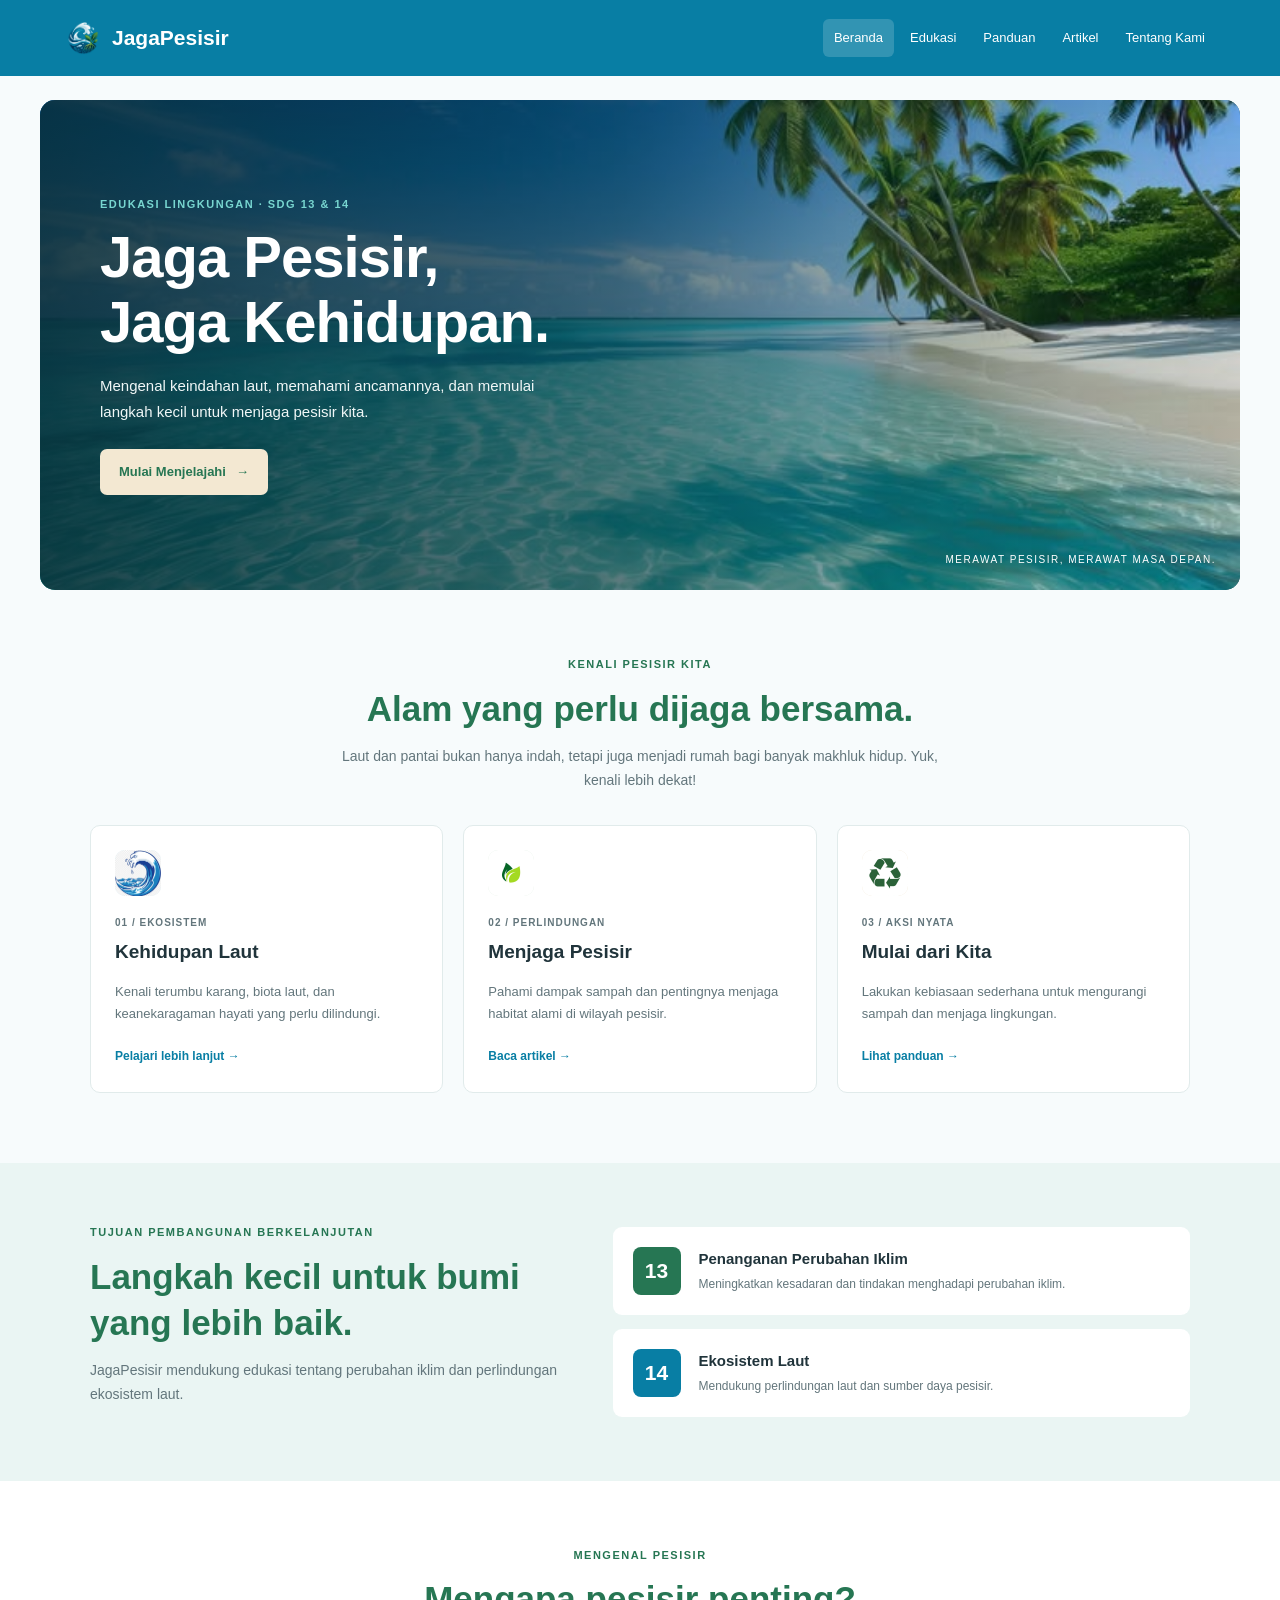
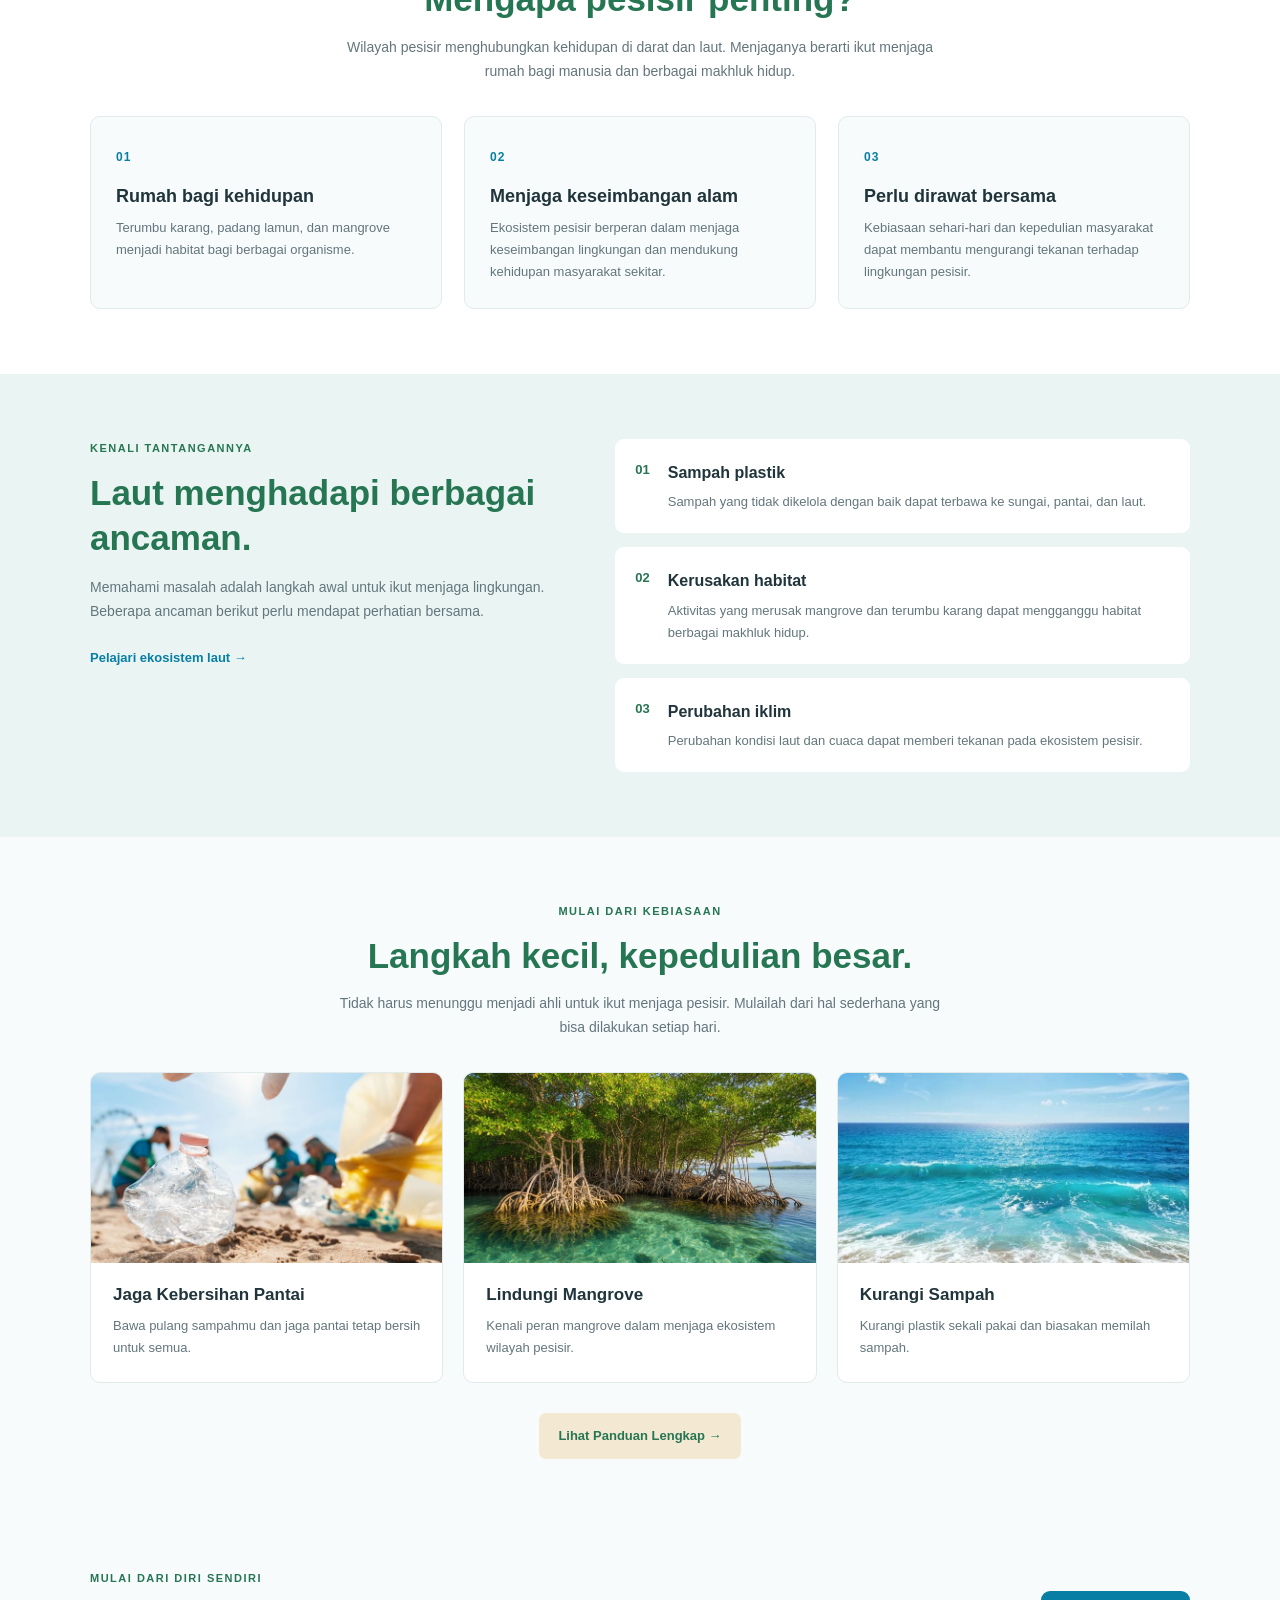
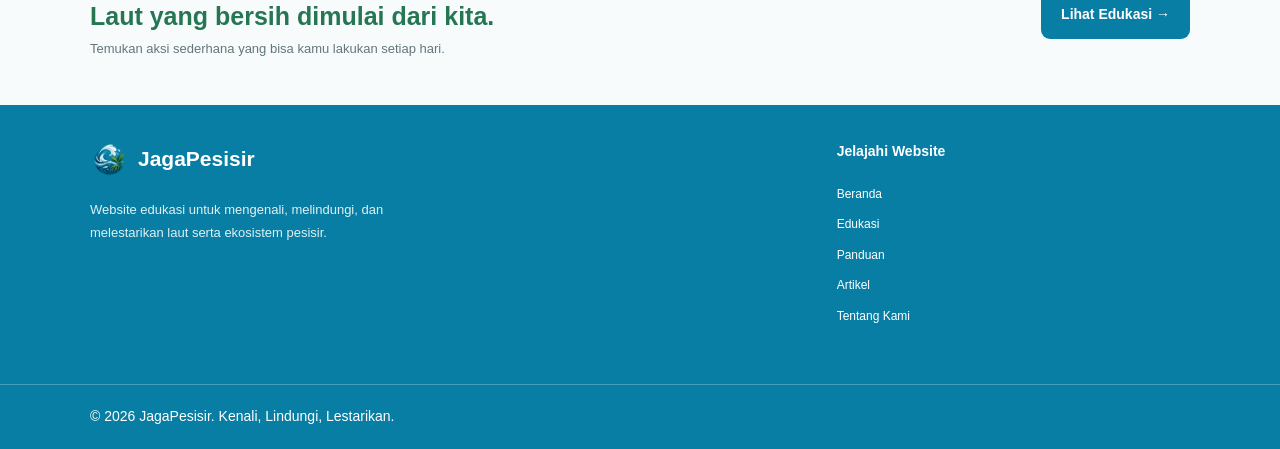
<file: index.html>
<!DOCTYPE html>
<html lang="id">
<head>
    <meta charset="UTF-8">
    <meta name="viewport" content="width=device-width, initial-scale=1.0">
    <title>JagaPesisir | Beranda</title>
    <link rel="stylesheet" href="css/style.css">
</head>
<body>
 
<!-- NAVBAR -->
<header class="navbar">
    <a href="index.html" class="logo">
        <img src="images/logo.png" alt="logo JagaPesisir" class="logo-img">
        <span>JagaPesisir</span>
    </a>

    <nav aria-label="Navigasi utama">
        <a href="index.html" class="active" aria-current="page">Beranda</a>
        <a href="edukasi.html">Edukasi</a>
        <a href="panduan.html">Panduan</a>
        <a href="artikel.html">Artikel</a>
        <a href="tentang.html">Tentang Kami</a>
    </nav>
</header>

    <main>

        <!-- HERO: FOTO DAN JUDUL -->
        <section class="hero">
            <img
             src="images/pantai.jpg"
             alt="Pemandangan laut dan pantai Indonesia"
              class="hero-photo"
             >

            <div class="hero-overlay"></div>

            <div class="hero-content">
                <p class="eyebrow">EDUKASI LINGKUNGAN · SDG 13 & 14</p>

                <h1>Jaga Pesisir,<br>Jaga Kehidupan.</h1>

                <p>
                    Mengenal keindahan laut, memahami ancamannya,
                    dan memulai langkah kecil untuk menjaga pesisir kita.
                </p>

                <a href="edukasi.html" class="button">
                    Mulai Menjelajahi <span>→</span>
                </a>
            </div>

            <div class="hero-caption">
                MERAWAT PESISIR, MERAWAT MASA DEPAN.
            </div>
        </section>

        <!-- PENGENALAN -->
        <section class="intro container">
            <div class="section-heading">
                <p class="eyebrow">KENALI PESISIR KITA</p>
                <h2>Alam yang perlu dijaga bersama.</h2>
                <p>
                    Laut dan pantai bukan hanya indah, tetapi juga menjadi
                    rumah bagi banyak makhluk hidup. Yuk, kenali lebih dekat!
                </p>
            </div>

            
<div class="cards">

    <!-- KARTU 1: KEHIDUPAN LAUT -->
    <article class="card">
        <div class="card-icon blue">
           <img src="images/ombak.jpg" alt="">
        </div>

        <p class="card-label">01 / EKOSISTEM</p>
        <h3>Kehidupan Laut</h3>
        <p>
            Kenali terumbu karang, biota laut, dan
            keanekaragaman hayati yang perlu dilindungi.
        </p>
        <a href="edukasi.html">Pelajari lebih lanjut →</a>
    </article>

    <!-- KARTU 2: MENJAGA PESISIR -->
    <article class="card">
        <div class="card-icon green">
            <img src="images/mangrove.jpg" alt="">
        </div>

        <p class="card-label">02 / PERLINDUNGAN</p>
        <h3>Menjaga Pesisir</h3>
        <p>
            Pahami dampak sampah dan pentingnya menjaga
            habitat alami di wilayah pesisir.
        </p>
        <a href="artikel.html">Baca artikel →</a>
    </article>

    <!-- KARTU 3: MULAI DARI KITA -->
    <article class="card">
        <div class="card-icon sand">
            <img src="images/recycle logo.jpg" alt="">
        </div>

        <p class="card-label">03 / AKSI NYATA</p>
        <h3>Mulai dari Kita</h3>
        <p>
            Lakukan kebiasaan sederhana untuk mengurangi
            sampah dan menjaga lingkungan.
        </p>
        <a href="panduan.html">Lihat panduan →</a>
    </article>

</div>

        </section>

        <!-- SDG -->
        <section class="sdg-section">
            <div class="container sdg-content">
                <div>
                    <p class="eyebrow">TUJUAN PEMBANGUNAN BERKELANJUTAN</p>
                    <h2>Langkah kecil untuk bumi yang lebih baik.</h2>
                    <p>
                        JagaPesisir mendukung edukasi tentang perubahan iklim
                        dan perlindungan ekosistem laut.
                    </p>
                </div>

                <div class="sdg-items">
                    <article class="sdg-card climate">
                        <span>13</span>
                        <div>
                            <h3>Penanganan Perubahan Iklim</h3>
                            <p>Meningkatkan kesadaran dan tindakan menghadapi perubahan iklim.</p>
                        </div>
                    </article>

                    <article class="sdg-card ocean">
                        <span>14</span>
                        <div>
                            <h3>Ekosistem Laut</h3>
                            <p>Mendukung perlindungan laut dan sumber daya pesisir.</p>
                        </div>
                    </article>
                </div>
            </div>
        </section>
        
        <!-- FAKTA SINGKAT PESISIR -->
        <section class="coast-facts">
            <div class="container">
                <div class="section-heading">
                    <p class="eyebrow">MENGENAL PESISIR</p>
                    <h2>Mengapa pesisir penting?</h2>
                    <p>
                        Wilayah pesisir menghubungkan kehidupan di darat
                        dan laut. Menjaganya berarti ikut menjaga rumah
                        bagi manusia dan berbagai makhluk hidup.
                    </p>
                </div>

                <div class="fact-grid">
                    <article class="fact-item">
                        <span class="fact-number">01</span>
                        <h3>Rumah bagi kehidupan</h3>
                        <p>
                            Terumbu karang, padang lamun, dan mangrove
                            menjadi habitat bagi berbagai organisme.
                        </p>
                    </article>

                    <article class="fact-item">
                        <span class="fact-number">02</span>
                        <h3>Menjaga keseimbangan alam</h3>
                        <p>
                            Ekosistem pesisir berperan dalam menjaga
                            keseimbangan lingkungan dan mendukung
                            kehidupan masyarakat sekitar.
                        </p>
                    </article>

                    <article class="fact-item">
                        <span class="fact-number">03</span>
                        <h3>Perlu dirawat bersama</h3>
                        <p>
                            Kebiasaan sehari-hari dan kepedulian
                            masyarakat dapat membantu mengurangi
                            tekanan terhadap lingkungan pesisir.
                        </p>
                    </article>
                </div>
            </div>
        </section>

        <!-- ANCAMAN PESISIR -->
        <section class="coast-threats">
            <div class="container threats-layout">
                <div class="threats-intro">
                    <p class="eyebrow">KENALI TANTANGANNYA</p>
                    <h2>Laut menghadapi berbagai ancaman.</h2>
                    <p>
                        Memahami masalah adalah langkah awal untuk
                        ikut menjaga lingkungan. Beberapa ancaman
                        berikut perlu mendapat perhatian bersama.
                    </p>
                    <a href="edukasi.html" class="text-link">
                        Pelajari ekosistem laut →
                    </a>
                </div>

                <div class="threat-list">
                    <article class="threat-item">
                        <span class="threat-number">01</span>
                        <div>
                            <h3>Sampah plastik</h3>
                            <p>
                                Sampah yang tidak dikelola dengan baik
                                dapat terbawa ke sungai, pantai, dan laut.
                            </p>
                        </div>
                    </article>

                    <article class="threat-item">
                        <span class="threat-number">02</span>
                        <div>
                            <h3>Kerusakan habitat</h3>
                            <p>
                                Aktivitas yang merusak mangrove dan
                                terumbu karang dapat mengganggu habitat
                                berbagai makhluk hidup.
                            </p>
                        </div>
                    </article>

                    <article class="threat-item">
                        <span class="threat-number">03</span>
                        <div>
                            <h3>Perubahan iklim</h3>
                            <p>
                                Perubahan kondisi laut dan cuaca dapat
                                memberi tekanan pada ekosistem pesisir.
                            </p>
                        </div>
                    </article>
                </div>
            </div>
        </section>

        <!-- AKSI KECIL -->
        <section class="coast-actions">
            <div class="container">
                <div class="section-heading">
                    <p class="eyebrow">MULAI DARI KEBIASAAN</p>
                    <h2>Langkah kecil, kepedulian besar.</h2>
                    <p>
                        Tidak harus menunggu menjadi ahli untuk ikut
                        menjaga pesisir. Mulailah dari hal sederhana
                        yang bisa dilakukan setiap hari.
                    </p>
                </div>

                
<div class="action-grid">

    <article class="action-card image-action">
        <img src="images/memungut sampah.jpg" alt="Pemandangan pantai">
        <div class="action-card-content">
            <h3>Jaga Kebersihan Pantai</h3>
            <p>
                Bawa pulang sampahmu dan jaga pantai
                tetap bersih untuk semua.
            </p>
        </div>
    </article>

    <article class="action-card image-action">
        <img src="images/pemandangan mangrove.jpg" alt="Ilustrasi tanaman mangrove">
        <div class="action-card-content">
            <h3>Lindungi Mangrove</h3>
            <p>
                Kenali peran mangrove dalam menjaga
                ekosistem wilayah pesisir.
            </p>
        </div>
    </article>

    <article class="action-card image-action">
        <img src="images/ombak pantai.jpg" alt="Ilustrasi ombak laut">
        <div class="action-card-content">
            <h3>Kurangi Sampah</h3>
            <p>
                Kurangi plastik sekali pakai dan
                biasakan memilah sampah.
            </p>
        </div>
    </article>

</div>


                <div class="actions-link">
                    <a href="panduan.html" class="button">
                        Lihat Panduan Lengkap →
                    </a>
                </div>
            </div>
        </section>

        <!-- AJAKAN -->
        <section class="closing container">
            <div>
                <p class="eyebrow">MULAI DARI DIRI SENDIRI</p>
                <h2>Laut yang bersih dimulai dari kita.</h2>
                <p>Temukan aksi sederhana yang bisa kamu lakukan setiap hari.</p>
            </div>

            <a href="edukasi.html" class="button closing-button">
                Lihat Edukasi →
            </a>
        </section>

    </main>

    <!-- FOOTER -->
    <footer class="footer">
        <div class="container footer-content">

            <div>
                <a href="index.html" class="logo">
                    <img
                        src="images/logo.png"
                        alt="logo JagaPesisir"
                        class="logo-img"
                    >
                    <span>JagaPesisir</span>
                </a>

                <p>
                    Website edukasi untuk mengenali, melindungi,
                    dan melestarikan laut serta ekosistem pesisir.
                </p>
            </div>

            <div class="footer-links">
                <h3>Jelajahi Website</h3>

                <a href="index.html">Beranda</a>
                <a href="edukasi.html">Edukasi</a>
                <a href="panduan.html">Panduan</a>
                <a href="artikel.html">Artikel</a>
                <a href="tentang.html">Tentang Kami</a>
            </div>

        </div>
   
    <div class="footer-bottom">
        <div class="container">
            <p>© 2026 JagaPesisir. Kenali, Lindungi, Lestarikan.</p>
        </div>
    </div>
</footer>
</file>
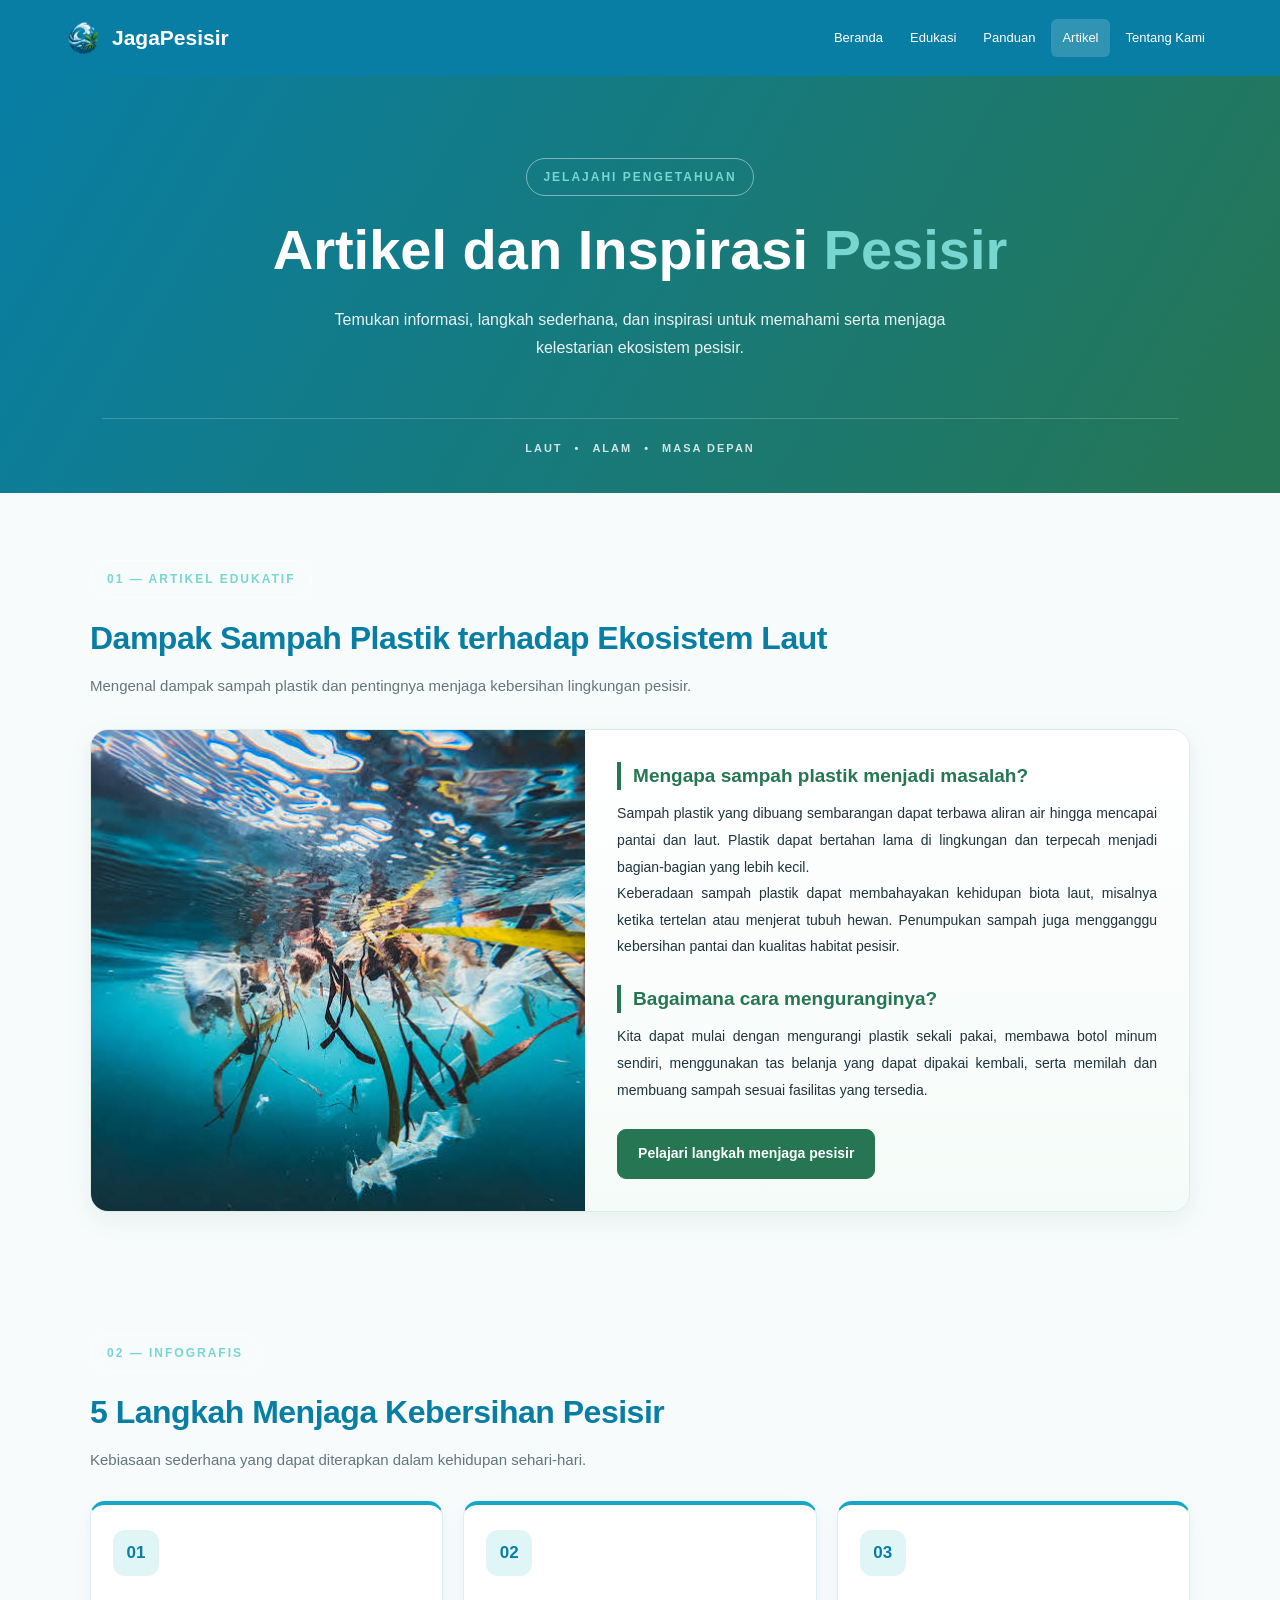
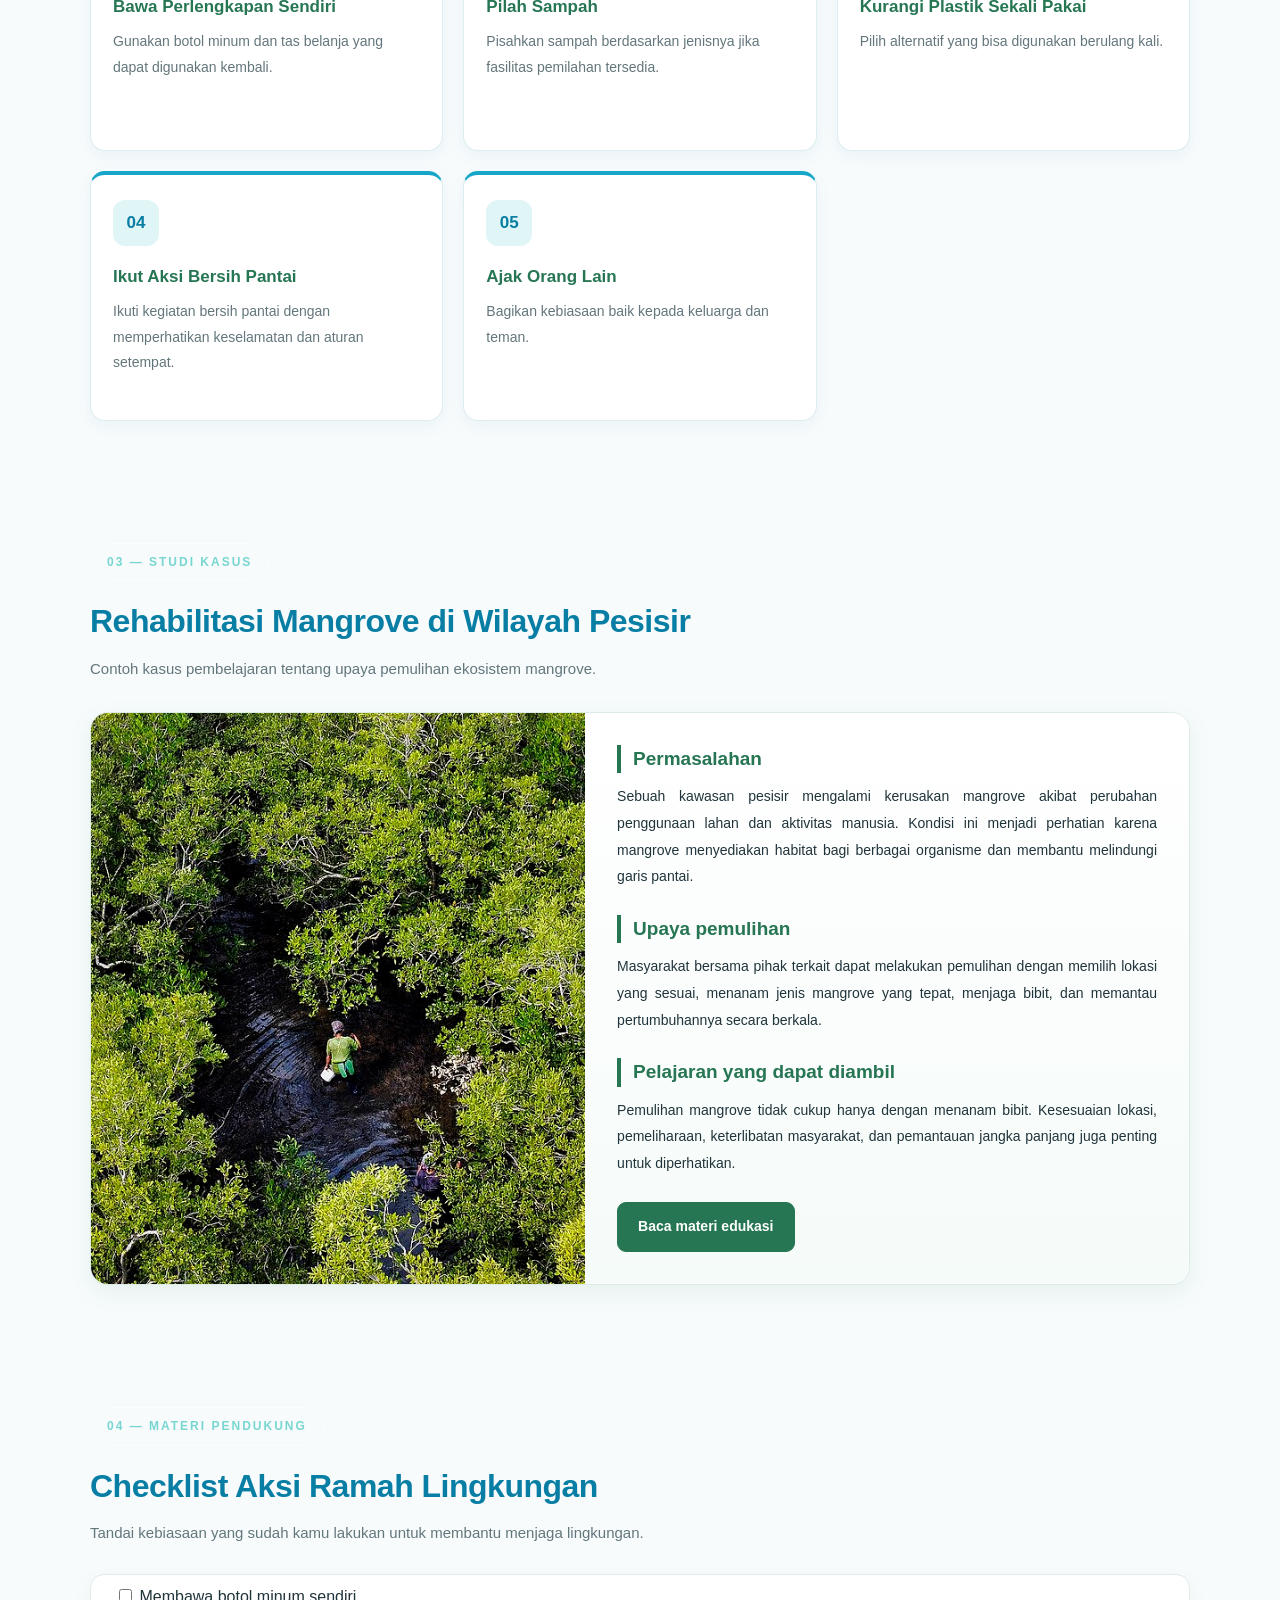
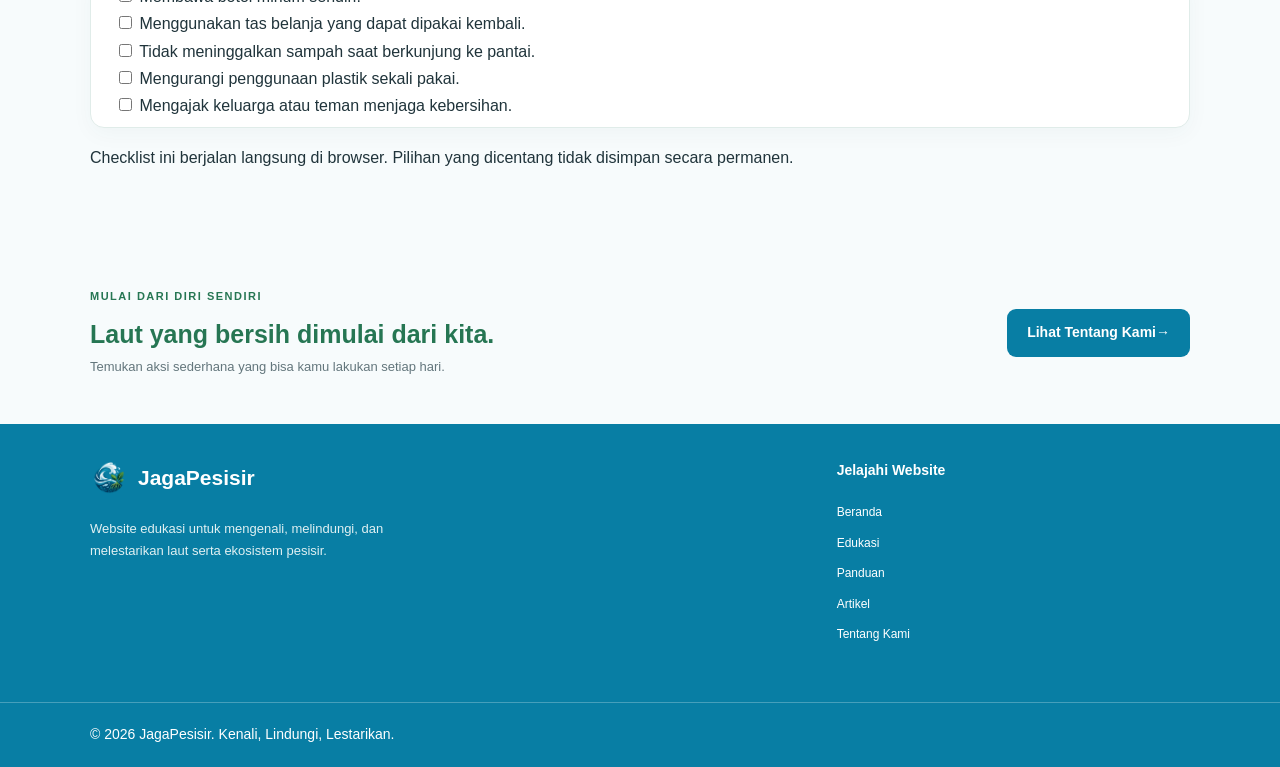
<file: artikel.html>
<!DOCTYPE html>
<html lang="id">
<head>
    <meta charset="UTF-8">
    <meta name="viewport" content="width=device-width, initial-scale=1.0">

    <meta name="description" content="Temukan artikel edukatif, infografis, studi kasus, dan materi pendukung tentang pelestarian ekosistem pesisir.">
    <title>Artikel | JagaPesisir</title>

    <link rel="stylesheet" href="css/style.css">
</head>

<body class="article-page">

    <!-- NAVBAR -->
    <header class="navbar">
        <a href="index.html" class="logo">
            <img
                src="images/logo.png"
                alt="logo JagaPesisir"
                class="logo-img"
            >
            <span>JagaPesisir</span>
        </a>

        <nav aria-label="Navigasi utama">
            <a href="index.html">Beranda</a>
            <a href="edukasi.html">Edukasi</a>
            <a href="panduan.html">Panduan</a>
            <a href="artikel.html" class="active" aria-current="page">Artikel</a>
            <a href="tentang.html">Tentang Kami</a>
        </nav>
    </header>
    <main>

        
    <!-- HERO ARTIKEL -->
    <section class="article-hero">
        <div class="article-hero-content">
            <p class="article-label">JELAJAHI PENGETAHUAN</p>

            <h1>
                Artikel dan Inspirasi
                <span>Pesisir</span>
            </h1>

            <p class="article-description">
                Temukan informasi, langkah sederhana, dan inspirasi
                untuk memahami serta menjaga kelestarian ekosistem pesisir.
            </p>
        </div>

        <div class="article-hero-decoration" aria-hidden="true">
            <span>LAUT</span>
            <span>•</span>
            <span>ALAM</span>
            <span>•</span>
            <span>MASA DEPAN</span>
        </div>
    </section>


        <!-- Artikel edukatif -->
        <section class="article-section" id="artikel-edukatif">
            <div class="article-heading">
                <p class="article-label">01 — ARTIKEL EDUKATIF</p>

                <h2>Dampak Sampah Plastik terhadap Ekosistem Laut</h2>

                <p>
                    Mengenal dampak sampah plastik dan pentingnya menjaga
                    kebersihan lingkungan pesisir.
                </p>
            </div>

            <article class="article-feature">
                <img
                    src="images/pencemaran-laut2.jpg"
                    alt="Sampah yang mencemari lingkungan laut"
                    loading="lazy"
                >

                <div class="article-content">
                    <h3>Mengapa sampah plastik menjadi masalah?</h3>

                    <p>
                        Sampah plastik yang dibuang sembarangan dapat
                        terbawa aliran air hingga mencapai pantai dan laut.
                        Plastik dapat bertahan lama di lingkungan dan
                        terpecah menjadi bagian-bagian yang lebih kecil.
                    </p>

                    <p>
                        Keberadaan sampah plastik dapat membahayakan
                        kehidupan biota laut, misalnya ketika tertelan
                        atau menjerat tubuh hewan. Penumpukan sampah juga
                        mengganggu kebersihan pantai dan kualitas habitat
                        pesisir.
                    </p>

                    <h3>Bagaimana cara menguranginya?</h3>

                    <p>
                        Kita dapat mulai dengan mengurangi plastik sekali
                        pakai, membawa botol minum sendiri, menggunakan tas
                        belanja yang dapat dipakai kembali, serta memilah
                        dan membuang sampah sesuai fasilitas yang tersedia.
                    </p>

                    <a href="panduan.html" class="article-link">
                        Pelajari langkah menjaga pesisir
                    </a>
                </div>
            </article>
        </section>

        <!-- Infografis -->
        <section class="article-section" id="infografis">
            <div class="article-heading">
                <p class="article-label">02 — INFOGRAFIS</p>

                <h2>5 Langkah Menjaga Kebersihan Pesisir</h2>

                <p>
                    Kebiasaan sederhana yang dapat diterapkan dalam
                    kehidupan sehari-hari.
                </p>
            </div>

            <div class="infographic-grid">

                <article class="info-card">
                    <span class="info-number">01</span>
                    <h3>Bawa Perlengkapan Sendiri</h3>
                    <p>
                        Gunakan botol minum dan tas belanja yang
                        dapat digunakan kembali.
                    </p>
                </article>

                <article class="info-card">
                    <span class="info-number">02</span>
                    <h3>Pilah Sampah</h3>
                    <p>
                        Pisahkan sampah berdasarkan jenisnya jika
                        fasilitas pemilahan tersedia.
                    </p>
                </article>

                <article class="info-card">
                    <span class="info-number">03</span>
                    <h3>Kurangi Plastik Sekali Pakai</h3>
                    <p>
                        Pilih alternatif yang bisa digunakan berulang kali.
                    </p>
                </article>

                <article class="info-card">
                    <span class="info-number">04</span>
                    <h3>Ikut Aksi Bersih Pantai</h3>
                    <p>
                        Ikuti kegiatan bersih pantai dengan memperhatikan
                        keselamatan dan aturan setempat.
                    </p>
                </article>

                <article class="info-card">
                    <span class="info-number">05</span>
                    <h3>Ajak Orang Lain</h3>
                    <p>
                        Bagikan kebiasaan baik kepada keluarga dan teman.
                    </p>
                </article>

            </div>
        </section>

        <!-- Studi kasus -->
        <section class="article-section" id="studi-kasus">
            <div class="article-heading">
                <p class="article-label">03 — STUDI KASUS</p>

                <h2>Rehabilitasi Mangrove di Wilayah Pesisir</h2>

                <p>
                    Contoh kasus pembelajaran tentang upaya pemulihan
                    ekosistem mangrove.
                </p>
            </div>

            <article class="article-feature">
                <img
                    src="images/rehabilitasi-mangrove2.jpg"
                    alt="Mangrove dalam kegiatan pemulihan ekosistem pesisir"
                    loading="lazy"
                >

                <div class="article-content">
                    <h3>Permasalahan</h3>

                    <p>
                        Sebuah kawasan pesisir mengalami kerusakan
                        mangrove akibat perubahan penggunaan lahan
                        dan aktivitas manusia. Kondisi ini menjadi
                        perhatian karena mangrove menyediakan habitat
                        bagi berbagai organisme dan membantu melindungi
                        garis pantai.
                    </p>

                    <h3>Upaya pemulihan</h3>

                    <p>
                        Masyarakat bersama pihak terkait dapat melakukan
                        pemulihan dengan memilih lokasi yang sesuai,
                        menanam jenis mangrove yang tepat, menjaga bibit,
                        dan memantau pertumbuhannya secara berkala.
                    </p>

                    <h3>Pelajaran yang dapat diambil</h3>

                    <p>
                        Pemulihan mangrove tidak cukup hanya dengan
                        menanam bibit. Kesesuaian lokasi, pemeliharaan,
                        keterlibatan masyarakat, dan pemantauan jangka
                        panjang juga penting untuk diperhatikan.
                    </p>

                    <a href="edukasi.html" class="article-link">
                        Baca materi edukasi
                    </a>
                </div>
            </article>
        </section>

        <!-- Materi pendukung -->
        <section class="article-section" id="materi-pendukung">
            <div class="article-heading">
                <p class="article-label">04 — MATERI PENDUKUNG</p>

                <h2>Checklist Aksi Ramah Lingkungan</h2>

                <p>
                    Tandai kebiasaan yang sudah kamu lakukan untuk
                    membantu menjaga lingkungan.
                </p>
            </div>

            <div class="checklist-card">

                <label>
                    <input type="checkbox">
                    Membawa botol minum sendiri.
                </label>

                <label>
                    <input type="checkbox">
                    Menggunakan tas belanja yang dapat dipakai kembali.
                </label>

                <label>
                    <input type="checkbox">
                    Tidak meninggalkan sampah saat berkunjung ke pantai.
                </label>

                <label>
                    <input type="checkbox">
                    Mengurangi penggunaan plastik sekali pakai.
                </label>

                <label>
                    <input type="checkbox">
                    Mengajak keluarga atau teman menjaga kebersihan.
                </label>

            </div>

            <p class="checklist-note">
                Checklist ini berjalan langsung di browser.
                Pilihan yang dicentang tidak disimpan secara permanen.
            </p>
        </section>

    <!-- AJAKAN -->
    <section class="closing container">
        <div>
            <p class="eyebrow">MULAI DARI DIRI SENDIRI</p>
            <h2>Laut yang bersih dimulai dari kita.</h2>
            <p>Temukan aksi sederhana yang bisa kamu lakukan setiap hari.</p>
        </div>

        <a href="tentang.html" class="button closing-button">
            Lihat Tentang Kami→
        </a>
    </section>

    </main>

    <!-- FOOTER -->
    <footer class="footer">
        <div class="container footer-content">

            <div>
                <a href="index.html" class="logo">
                    <img src="images/logo.png" alt="logo JagaPesisir" class="logo-img">
                    <span>JagaPesisir</span>
                </a>

                <p>
                    Website edukasi untuk mengenali, melindungi,
                    dan melestarikan laut serta ekosistem pesisir.
                </p>
            </div>

            <div class="footer-links">
                <h3>Jelajahi Website</h3>

                <a href="index.html">Beranda</a>
                <a href="edukasi.html">Edukasi</a>
                <a href="panduan.html">Panduan</a>
                <a href="artikel.html">Artikel</a>
                <a href="tentang.html">Tentang Kami</a>
            </div>

        </div>

        <div class="footer-bottom">
            <div class="container">
                <p>© 2026 JagaPesisir. Kenali, Lindungi, Lestarikan.</p>
            </div>
        </div>
    </footer>
</body>
</html>
</file>
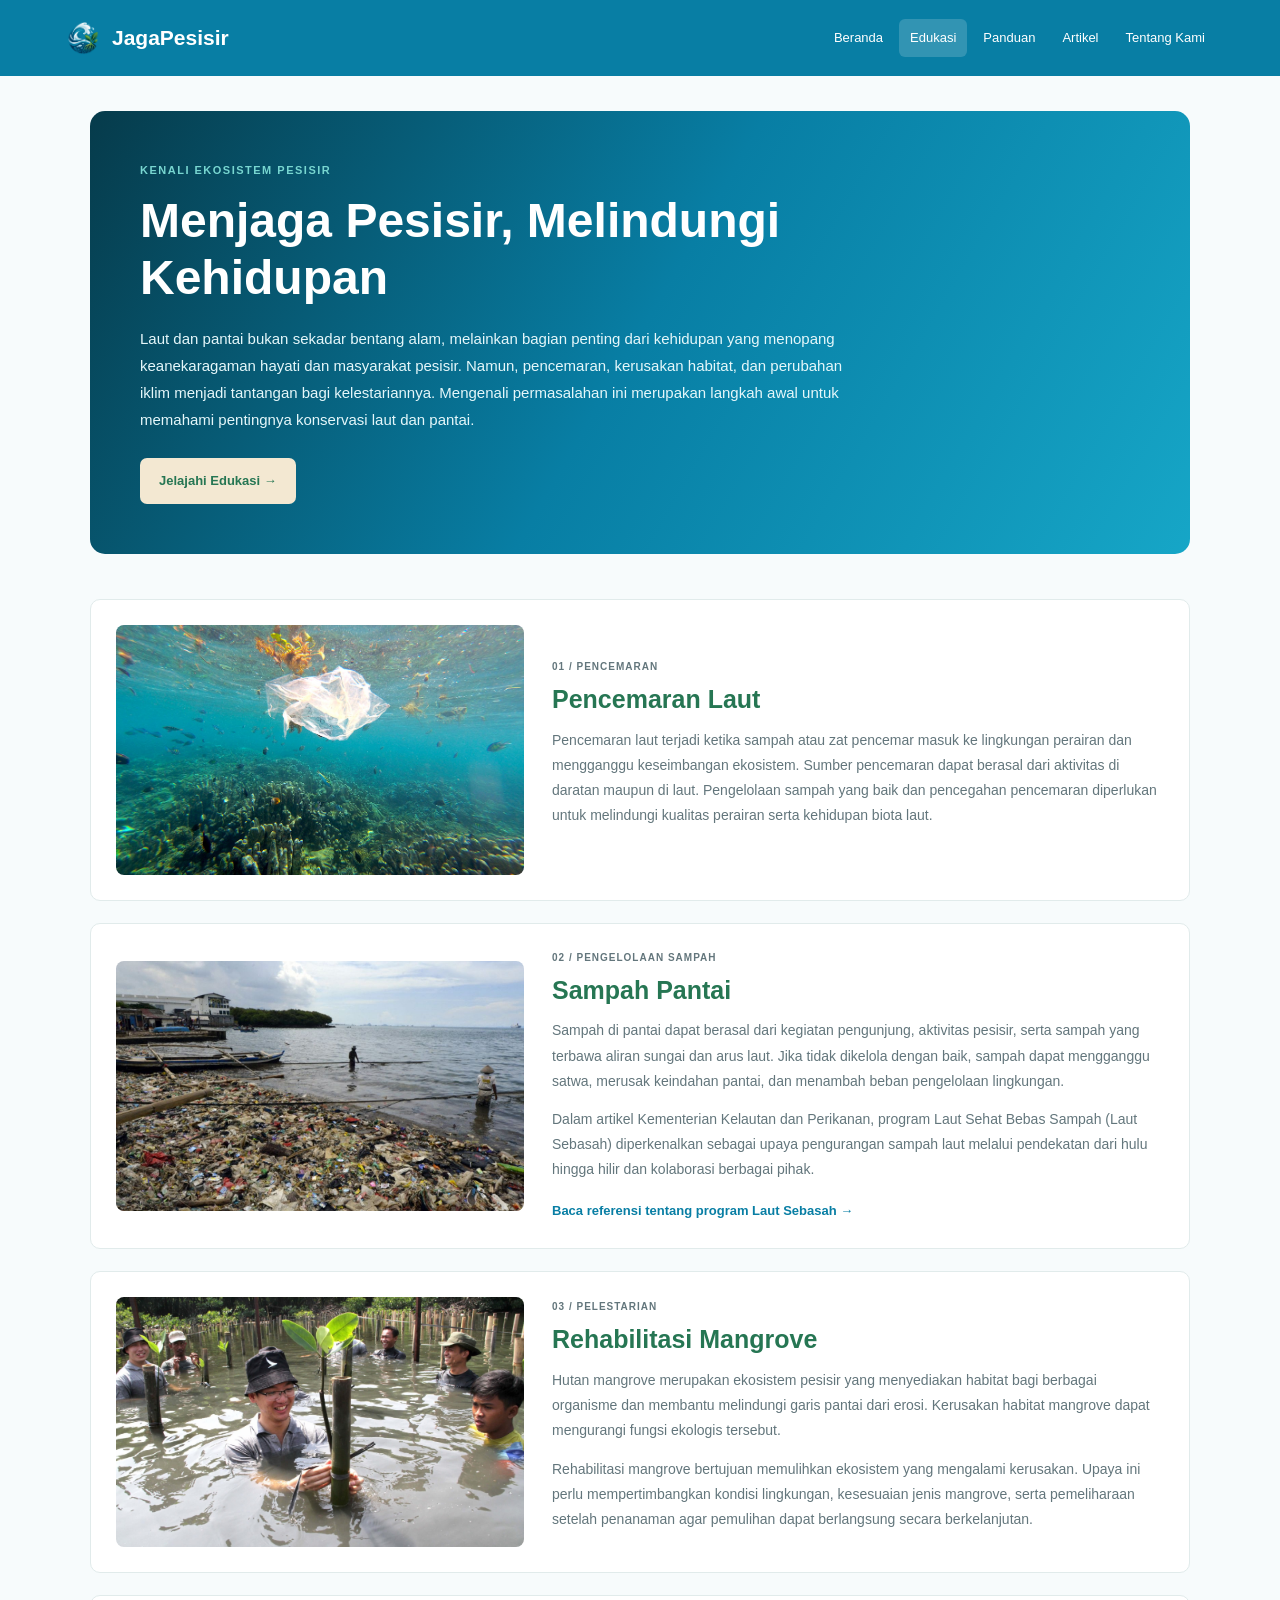
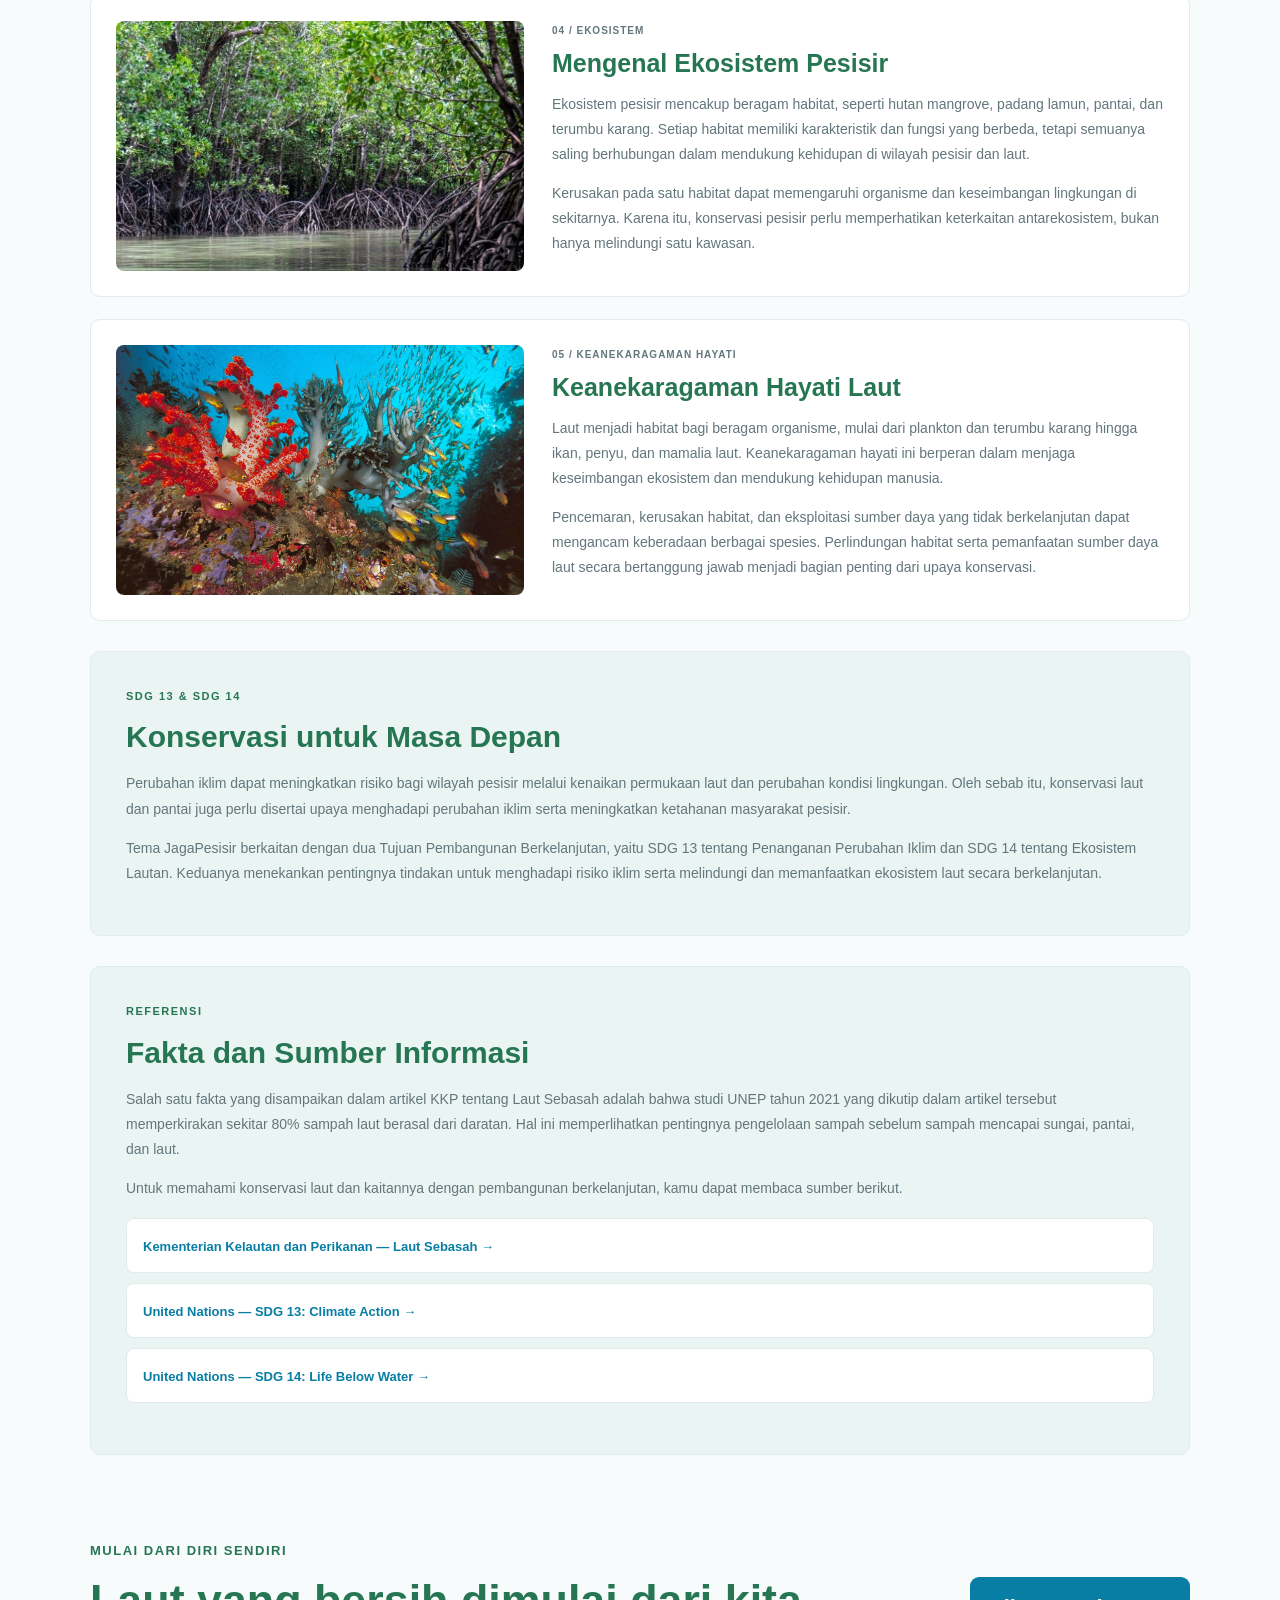
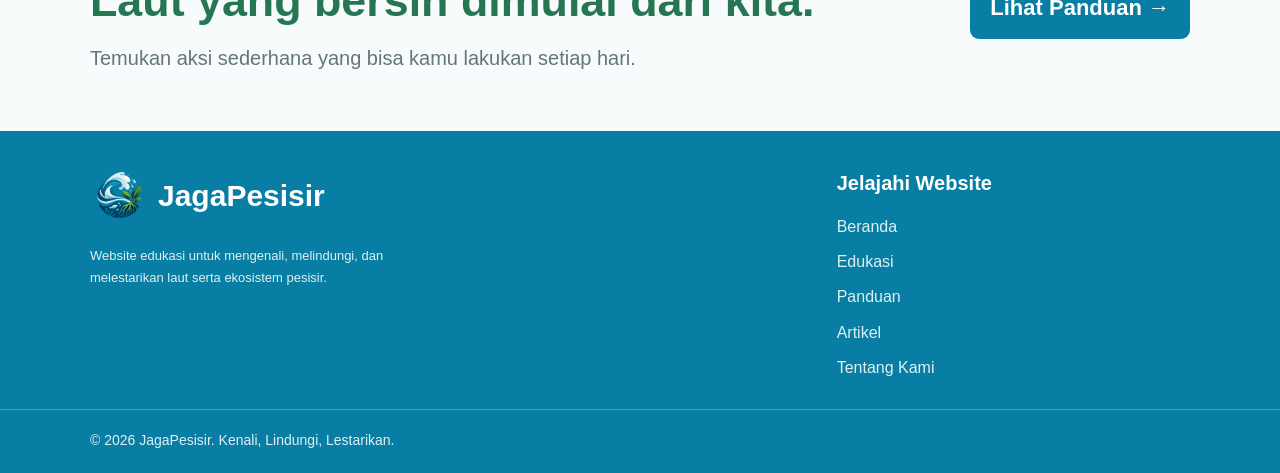
<file: edukasi.html>
<!DOCTYPE html>
<html lang="id">
<head>
    <meta charset="UTF-8">
    <meta name="viewport" content="width=device-width, initial-scale=1.0">
    <meta name="description" content="Pelajari berbagai masalah lingkungan pesisir dan pentingnya menjaga ekosistem laut bersama JagaPesisir.">
    <title>Edukasi Lingkungan Pesisir | JagaPesisir</title>
    <link rel="stylesheet" href="css/style.css">
</head>

<body class="education-page">

    <!-- NAVBAR -->
<header class="navbar">
    <a href="index.html" class="logo">
        <img
            src="images/logo.png"
            alt="logo JagaPesisir"
            class="logo-img"
        >
        <span>JagaPesisir</span>
    </a>

    <nav aria-label="Navigasi utama">
        <a href="index.html">Beranda</a>
        <a href="edukasi.html"class="active" aria-current="page">Edukasi</a>
        <a href="panduan.html">Panduan</a>
        <a href="artikel.html">Artikel</a>
        <a href="tentang.html">Tentang Kami</a>
    </nav>
</header>
    <main>

        <!-- PEMBUKA EDUKASI -->
        <section class="education-hero">
            <p class="eyebrow">KENALI EKOSISTEM PESISIR</p>

            <h1>Menjaga Pesisir, Melindungi Kehidupan</h1>

            <p>
                Laut dan pantai bukan sekadar bentang alam, melainkan
                bagian penting dari kehidupan yang menopang keanekaragaman
                hayati dan masyarakat pesisir. Namun, pencemaran,
                kerusakan habitat, dan perubahan iklim menjadi tantangan
                bagi kelestariannya. Mengenali permasalahan ini merupakan
                langkah awal untuk memahami pentingnya konservasi laut
                dan pantai.
            </p>

            <a href="#pencemaran-laut" class="button">
                Jelajahi Edukasi →
            </a>
        </section>

        <!-- 01. PENCEMARAN LAUT -->
        <section class="education-card" id="pencemaran-laut">
            <img
                src="images/pencemaran-laut.jpg"
                alt="Pencemaran sampah di lingkungan laut"
                loading="lazy"
            >

            <div class="education-content">
                <p class="card-label">01 / PENCEMARAN</p>
                <h2>Pencemaran Laut</h2>

                <p>
                    Pencemaran laut terjadi ketika sampah atau zat pencemar
                    masuk ke lingkungan perairan dan mengganggu keseimbangan
                    ekosistem. Sumber pencemaran dapat berasal dari aktivitas
                    di daratan maupun di laut. Pengelolaan sampah yang baik
                    dan pencegahan pencemaran diperlukan untuk melindungi
                    kualitas perairan serta kehidupan biota laut.
                </p>
            </div>
        </section>

        <!-- 02. SAMPAH PANTAI -->
        <section class="education-card" id="sampah-pantai">
            <img
                src="images/sampah-pantai.jpg"
                alt="Sampah yang menumpuk di kawasan pantai"
                loading="lazy"
            >

            <div class="education-content">
                <p class="card-label">02 / PENGELOLAAN SAMPAH</p>
                <h2>Sampah Pantai</h2>

                <p>
                    Sampah di pantai dapat berasal dari kegiatan pengunjung,
                    aktivitas pesisir, serta sampah yang terbawa aliran
                    sungai dan arus laut. Jika tidak dikelola dengan baik,
                    sampah dapat mengganggu satwa, merusak keindahan pantai,
                    dan menambah beban pengelolaan lingkungan.
                </p>

                <p>
                    Dalam artikel Kementerian Kelautan dan Perikanan,
                    program Laut Sehat Bebas Sampah (Laut Sebasah)
                    diperkenalkan sebagai upaya pengurangan sampah laut
                    melalui pendekatan dari hulu hingga hilir dan
                    kolaborasi berbagai pihak.
                </p>

                <a
                    href="https://kkp.go.id/djpk/laut-sebasah-upaya-nyata-menyelamatkan-laut-indonesia-nR3R/detail.html"
                    target="_blank"
                    rel="noopener noreferrer"
                >
                    Baca referensi tentang program Laut Sebasah →
                </a>
            </div>
        </section>

        <!-- 03. REHABILITASI MANGROVE -->
        <section class="education-card" id="rehabilitasi-mangrove">
            <img
                src="images/rehabilitasi-mangrove.jpg"
                alt="Bibit mangrove yang ditanam di kawasan pesisir"
                loading="lazy"
            >

            <div class="education-content">
                <p class="card-label">03 / PELESTARIAN</p>
                <h2>Rehabilitasi Mangrove</h2>

                <p>
                    Hutan mangrove merupakan ekosistem pesisir yang
                    menyediakan habitat bagi berbagai organisme dan
                    membantu melindungi garis pantai dari erosi.
                    Kerusakan habitat mangrove dapat mengurangi fungsi
                    ekologis tersebut.
                </p>

                <p>
                    Rehabilitasi mangrove bertujuan memulihkan ekosistem
                    yang mengalami kerusakan. Upaya ini perlu
                    mempertimbangkan kondisi lingkungan, kesesuaian jenis
                    mangrove, serta pemeliharaan setelah penanaman agar
                    pemulihan dapat berlangsung secara berkelanjutan.
                </p>
            </div>
        </section>

        <!-- 04. EKOSISTEM PESISIR -->
        <section class="education-card" id="ekosistem-pesisir">
            <img
                src="images/ekosistem-pesisir.jpg"
                alt="Kawasan pesisir dengan beragam habitat alami"
                loading="lazy"
            >

            <div class="education-content">
                <p class="card-label">04 / EKOSISTEM</p>
                <h2>Mengenal Ekosistem Pesisir</h2>

                <p>
                    Ekosistem pesisir mencakup beragam habitat, seperti
                    hutan mangrove, padang lamun, pantai, dan terumbu
                    karang. Setiap habitat memiliki karakteristik dan
                    fungsi yang berbeda, tetapi semuanya saling
                    berhubungan dalam mendukung kehidupan di wilayah
                    pesisir dan laut.
                </p>

                <p>
                    Kerusakan pada satu habitat dapat memengaruhi
                    organisme dan keseimbangan lingkungan di sekitarnya.
                    Karena itu, konservasi pesisir perlu memperhatikan
                    keterkaitan antarekosistem, bukan hanya melindungi
                    satu kawasan.
                </p>
            </div>
        </section>

        <!-- 05. KEANEKARAGAMAN HAYATI -->
        <section class="education-card" id="keanekaragaman-laut">
            <img
                src="images/keanekaragaman-laut.jpg"
                alt="Beragam ikan yang hidup di ekosistem terumbu karang"
                loading="lazy"
            >

            <div class="education-content">
                <p class="card-label">05 / KEANEKARAGAMAN HAYATI</p>
                <h2>Keanekaragaman Hayati Laut</h2>

                <p>
                    Laut menjadi habitat bagi beragam organisme, mulai
                    dari plankton dan terumbu karang hingga ikan, penyu,
                    dan mamalia laut. Keanekaragaman hayati ini berperan
                    dalam menjaga keseimbangan ekosistem dan mendukung
                    kehidupan manusia.
                </p>

                <p>
                    Pencemaran, kerusakan habitat, dan eksploitasi sumber
                    daya yang tidak berkelanjutan dapat mengancam
                    keberadaan berbagai spesies. Perlindungan habitat
                    serta pemanfaatan sumber daya laut secara
                    bertanggung jawab menjadi bagian penting dari
                    upaya konservasi.
                </p>
            </div>
        </section>

        <!-- KONSERVASI DAN IKLIM -->
        <section class="education-info" id="iklim-dan-konservasi">
            <p class="eyebrow">SDG 13 & SDG 14</p>
            <h2>Konservasi untuk Masa Depan</h2>

            <p>
                Perubahan iklim dapat meningkatkan risiko bagi wilayah
                pesisir melalui kenaikan permukaan laut dan perubahan
                kondisi lingkungan. Oleh sebab itu, konservasi laut dan
                pantai juga perlu disertai upaya menghadapi perubahan
                iklim serta meningkatkan ketahanan masyarakat pesisir.
            </p>

            <p>
                Tema JagaPesisir berkaitan dengan dua Tujuan Pembangunan
                Berkelanjutan, yaitu SDG 13 tentang Penanganan Perubahan
                Iklim dan SDG 14 tentang Ekosistem Lautan. Keduanya
                menekankan pentingnya tindakan untuk menghadapi risiko
                iklim serta melindungi dan memanfaatkan ekosistem laut
                secara berkelanjutan.
            </p>
        </section>

        <!-- FAKTA DAN SUMBER -->
        <section class="education-info" id="fakta-dan-sumber">
            <p class="eyebrow">REFERENSI</p>
            <h2>Fakta dan Sumber Informasi</h2>

            <p>
                Salah satu fakta yang disampaikan dalam artikel KKP
                tentang Laut Sebasah adalah bahwa studi UNEP tahun 2021
                yang dikutip dalam artikel tersebut memperkirakan
                sekitar 80% sampah laut berasal dari daratan. Hal ini
                memperlihatkan pentingnya pengelolaan sampah sebelum
                sampah mencapai sungai, pantai, dan laut.
            </p>

            <p>
                Untuk memahami konservasi laut dan kaitannya dengan
                pembangunan berkelanjutan, kamu dapat membaca sumber
                berikut.
            </p>

            <ul>
                <li>
                    <a
                        href="https://kkp.go.id/djpk/laut-sebasah-upaya-nyata-menyelamatkan-laut-indonesia-nR3R/detail.html"
                        target="_blank"
                        rel="noopener noreferrer"
                    >
                        Kementerian Kelautan dan Perikanan — Laut Sebasah →
                    </a>
                </li>

                <li>
                    <a
                        href="https://sdgs.un.org/goals/goal13"
                        target="_blank"
                        rel="noopener noreferrer"
                    >
                        United Nations — SDG 13: Climate Action →
                    </a>
                </li>

                <li>
                    <a
                        href="https://sdgs.un.org/goals/goal14"
                        target="_blank"
                        rel="noopener noreferrer"
                    >
                        United Nations — SDG 14: Life Below Water →
                    </a>
                </li>
            </ul>
        </section>

    <!-- AJAKAN -->
    <section class="closing container">
        <div>
            <p class="eyebrow">MULAI DARI DIRI SENDIRI</p>
            <h2>Laut yang bersih dimulai dari kita.</h2>
            <p>Temukan aksi sederhana yang bisa kamu lakukan setiap hari.</p>
        </div>

        <a href="panduan.html" class="button closing-button">
            Lihat Panduan →
        </a>
    </section>

    </main>

    <!-- FOOTER -->
    <footer class="footer">
        <div class="container footer-content">

            <div>
                <a href="index.html" class="logo">
                    <img src="images/logo.png" alt="logo JagaPesisir" class="logo-img">
                    <span>JagaPesisir</span>
                </a>

                <p>
                    Website edukasi untuk mengenali, melindungi,
                    dan melestarikan laut serta ekosistem pesisir.
                </p>
            </div>

            <div class="footer-links">
                <h3>Jelajahi Website</h3>

                <a href="index.html">Beranda</a>
                <a href="edukasi.html">Edukasi</a>
                <a href="panduan.html">Panduan</a>
                <a href="artikel.html">Artikel</a>
                <a href="tentang.html">Tentang Kami</a>
            </div>

        </div>

        <div class="footer-bottom">
            <div class="container">
                <p>© 2026 JagaPesisir. Kenali, Lindungi, Lestarikan.</p>
            </div>
        </div>
    </footer>
</body>
</html>
</file>
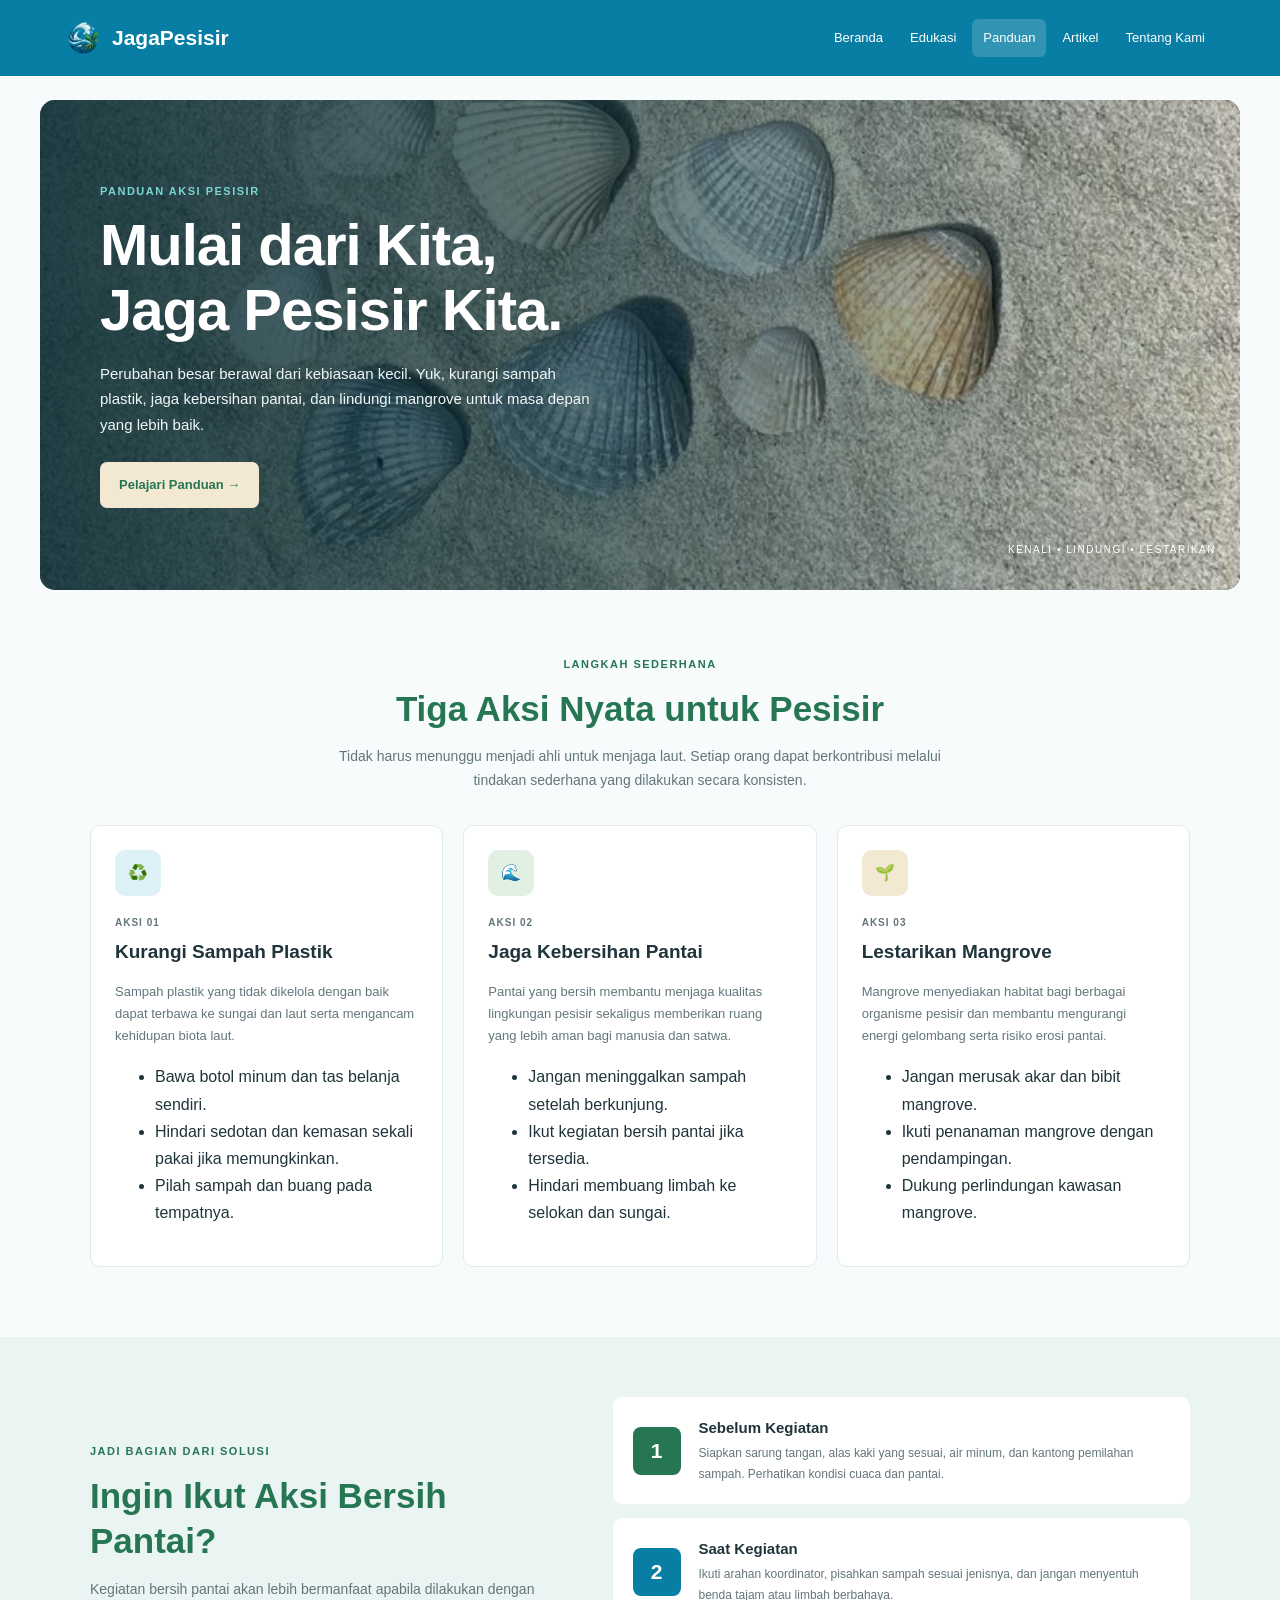
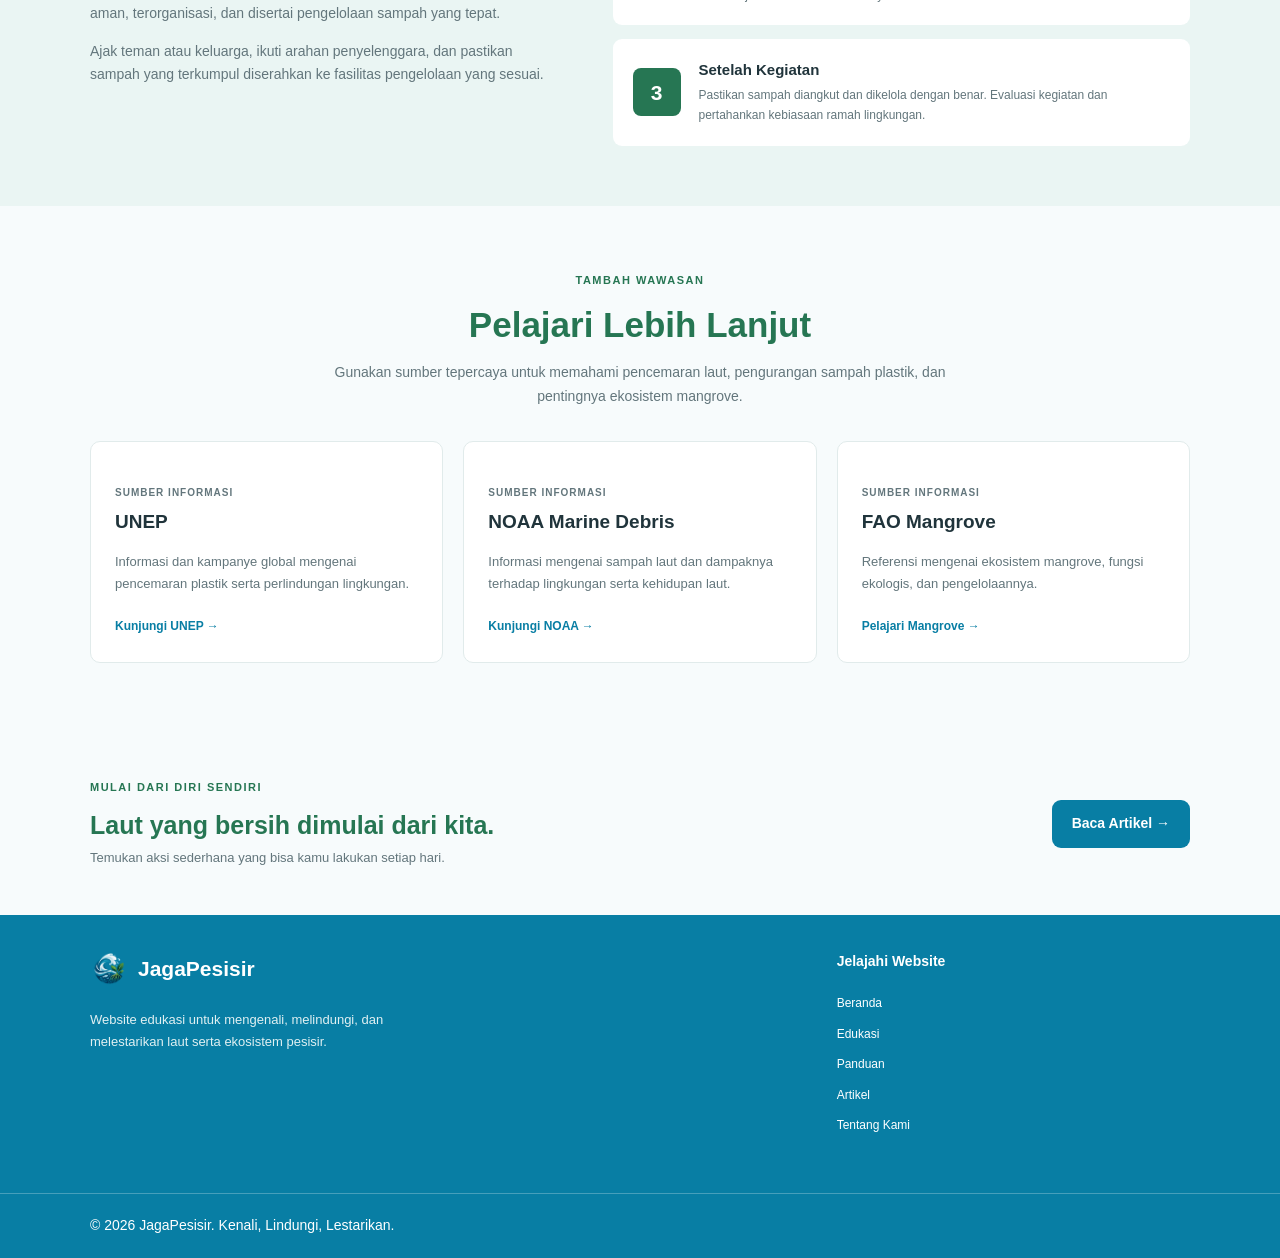
<file: panduan.html>
<!DOCTYPE html>
<html lang="id">
<head>
    <meta charset="UTF-8">
    <meta name="viewport" content="width=device-width, initial-scale=1.0">
    <meta name="description" content="Panduan praktis menjaga kebersihan pantai, mengurangi sampah plastik, dan melestarikan mangrove bersama JagaPesisir.">

    <title>Panduan Menjaga Pesisir | JagaPesisir</title>

    <!-- CSS -->
    <link rel="stylesheet" href="css/style.css">
</head>

<body class="halaman-panduan">

   <!-- NAVBAR -->
    <header class="navbar">
        <a href="index.html" class="logo">
            <img src="images/logo.png" alt="" class="logo-img">
            <span>JagaPesisir</span>
        </a>

        <nav aria-label="Navigasi utama">
            <a href="index.html">Beranda</a>
            <a href="edukasi.html">Edukasi</a>
            <a href="panduan.html" class="active" aria-current="page">Panduan</a>
            <a href="artikel.html">Artikel</a>
            <a href="tentang.html">Tentang Kami</a>
        </nav>
    </header>

    <main>

        <!-- HERO PANDUAN -->
        <section class="hero">
            <img
                src="images/kerang.jpg"
                alt="Kerang di atas pasir pantai"
                class="hero-photo"
            >

            <div class="hero-overlay"></div>

            <div class="hero-content">
                <p class="eyebrow">PANDUAN AKSI PESISIR</p>

                <h1>Mulai dari Kita, Jaga Pesisir Kita.</h1>

                <p>
                    Perubahan besar berawal dari kebiasaan kecil.
                    Yuk, kurangi sampah plastik, jaga kebersihan pantai,
                    dan lindungi mangrove untuk masa depan yang lebih baik.
                </p>

                <a href="#tips" class="button">
                    Pelajari Panduan →
                </a>
            </div>

            <p class="hero-caption">
                KENALI • LINDUNGI • LESTARIKAN
            </p>
        </section>

        <!-- TIPS MENJAGA PESISIR -->
        <section class="intro container" id="tips">
            <div class="section-heading">
                <p class="eyebrow">LANGKAH SEDERHANA</p>

                <h2>Tiga Aksi Nyata untuk Pesisir</h2>

                <p>
                    Tidak harus menunggu menjadi ahli untuk menjaga laut.
                    Setiap orang dapat berkontribusi melalui tindakan
                    sederhana yang dilakukan secara konsisten.
                </p>
            </div>

            <div class="cards">

                <!-- TIPS 1 -->
                <article class="card">
                    <div class="card-icon blue" aria-hidden="true">♻️</div>

                    <p class="card-label">AKSI 01</p>
                    <h3>Kurangi Sampah Plastik</h3>

                    <p>
                        Sampah plastik yang tidak dikelola dengan baik
                        dapat terbawa ke sungai dan laut serta mengancam
                        kehidupan biota laut.
                    </p>

                    <ul>
                        <li>Bawa botol minum dan tas belanja sendiri.</li>
                        <li>Hindari sedotan dan kemasan sekali pakai jika memungkinkan.</li>
                        <li>Pilah sampah dan buang pada tempatnya.</li>
                    </ul>
                </article>

                <!-- TIPS 2 -->
                <article class="card">
                    <div class="card-icon green" aria-hidden="true">🌊</div>

                    <p class="card-label">AKSI 02</p>
                    <h3>Jaga Kebersihan Pantai</h3>

                    <p>
                        Pantai yang bersih membantu menjaga kualitas
                        lingkungan pesisir sekaligus memberikan ruang
                        yang lebih aman bagi manusia dan satwa.
                    </p>

                    <ul>
                        <li>Jangan meninggalkan sampah setelah berkunjung.</li>
                        <li>Ikut kegiatan bersih pantai jika tersedia.</li>
                        <li>Hindari membuang limbah ke selokan dan sungai.</li>
                    </ul>
                </article>

                <!-- TIPS 3 -->
                <article class="card">
                    <div class="card-icon sand" aria-hidden="true">🌱</div>

                    <p class="card-label">AKSI 03</p>
                    <h3>Lestarikan Mangrove</h3>

                    <p>
                        Mangrove menyediakan habitat bagi berbagai
                        organisme pesisir dan membantu mengurangi
                        energi gelombang serta risiko erosi pantai.
                    </p>

                    <ul>
                        <li>Jangan merusak akar dan bibit mangrove.</li>
                        <li>Ikuti penanaman mangrove dengan pendampingan.</li>
                        <li>Dukung perlindungan kawasan mangrove.</li>
                    </ul>
                </article>

            </div>
        </section>

        <!-- PANDUAN KEGIATAN BERSIH PANTAI -->
        <section class="sdg-section">
            <div class="container sdg-content">

                <div>
                    <p class="eyebrow">JADI BAGIAN DARI SOLUSI</p>

                    <h2>Ingin Ikut Aksi Bersih Pantai?</h2>

                    <p>
                        Kegiatan bersih pantai akan lebih bermanfaat
                        apabila dilakukan dengan aman, terorganisasi,
                        dan disertai pengelolaan sampah yang tepat.
                    </p>

                    <p>
                        Ajak teman atau keluarga, ikuti arahan
                        penyelenggara, dan pastikan sampah yang
                        terkumpul diserahkan ke fasilitas pengelolaan
                        yang sesuai.
                    </p>
                </div>

                <div class="sdg-items">

                    <article class="sdg-card">
                        <span>1</span>

                        <div>
                            <h3>Sebelum Kegiatan</h3>
                            <p>
                                Siapkan sarung tangan, alas kaki yang
                                sesuai, air minum, dan kantong pemilahan
                                sampah. Perhatikan kondisi cuaca dan pantai.
                            </p>
                        </div>
                    </article>

                    <article class="sdg-card ocean">
                        <span>2</span>

                        <div>
                            <h3>Saat Kegiatan</h3>
                            <p>
                                Ikuti arahan koordinator, pisahkan sampah
                                sesuai jenisnya, dan jangan menyentuh
                                benda tajam atau limbah berbahaya.
                            </p>
                        </div>
                    </article>

                    <article class="sdg-card">
                        <span>3</span>

                        <div>
                            <h3>Setelah Kegiatan</h3>
                            <p>
                                Pastikan sampah diangkut dan dikelola
                                dengan benar. Evaluasi kegiatan dan
                                pertahankan kebiasaan ramah lingkungan.
                            </p>
                        </div>
                    </article>

                </div>
            </div>
        </section>

        <!-- BACAAN LANJUTAN -->
        <section class="intro container">
            <div class="section-heading">
                <p class="eyebrow">TAMBAH WAWASAN</p>

                <h2>Pelajari Lebih Lanjut</h2>

                <p>
                    Gunakan sumber tepercaya untuk memahami pencemaran
                    laut, pengurangan sampah plastik, dan pentingnya
                    ekosistem mangrove.
                </p>
            </div>

            <div class="cards">

                <article class="card">
                    <p class="card-label">SUMBER INFORMASI</p>
                    <h3>UNEP</h3>

                    <p>
                        Informasi dan kampanye global mengenai
                        pencemaran plastik serta perlindungan lingkungan.
                    </p>

                    <a href="https://www.unep.org/"
                       target="_blank"
                       rel="noopener noreferrer">
                        Kunjungi UNEP →
                    </a>
                </article>

                <article class="card">
                    <p class="card-label">SUMBER INFORMASI</p>
                    <h3>NOAA Marine Debris</h3>

                    <p>
                        Informasi mengenai sampah laut dan dampaknya
                        terhadap lingkungan serta kehidupan laut.
                    </p>

                    <a href="https://marinedebris.noaa.gov/"
                       target="_blank"
                       rel="noopener noreferrer">
                        Kunjungi NOAA →
                    </a>
                </article>

                <article class="card">
                    <p class="card-label">SUMBER INFORMASI</p>
                    <h3>FAO Mangrove</h3>

                    <p>
                        Referensi mengenai ekosistem mangrove,
                        fungsi ekologis, dan pengelolaannya.
                    </p>

                    <a href="https://www.fao.org/forestry/mangrove/en/"
                       target="_blank"
                       rel="noopener noreferrer">
                        Pelajari Mangrove →
                    </a>
                </article>

            </div>
        </section>

       <!-- AJAKAN -->
        <section class="closing container">
            <div>
                <p class="eyebrow">MULAI DARI DIRI SENDIRI</p>

                <h2>Laut yang bersih dimulai dari kita.</h2>

                <p>
                    Temukan aksi sederhana yang bisa kamu lakukan setiap hari.
                </p>
            </div>

            <a href="artikel.html" class="button closing-button">
               Baca Artikel →
            </a>
        </section>

    </main>

    <!-- FOOTER -->
    <footer class="footer">
        <div class="container footer-content">

            <div>
                <a href="index.html" class="logo">
                    <img src="images/logo.png" alt="" class="logo-img">
                    <span>JagaPesisir</span>
                </a>

                <p>
                    Website edukasi untuk mengenali, melindungi,
                    dan melestarikan laut serta ekosistem pesisir.
                </p>
            </div>

            <div class="footer-links">
                <h3>Jelajahi Website</h3>

                <a href="index.html">Beranda</a>
                <a href="edukasi.html">Edukasi</a>
                <a href="panduan.html" aria-current="page">Panduan</a>
                <a href="artikel.html">Artikel</a>
                <a href="tentang.html">Tentang Kami</a>
            </div>

        </div>

        <div class="footer-bottom">
            <div class="container">
                <p>
                    © 2026 JagaPesisir. Kenali, Lindungi, Lestarikan.
                </p>
            </div>
        </div>
    </footer>

</body>
</html>
</file>
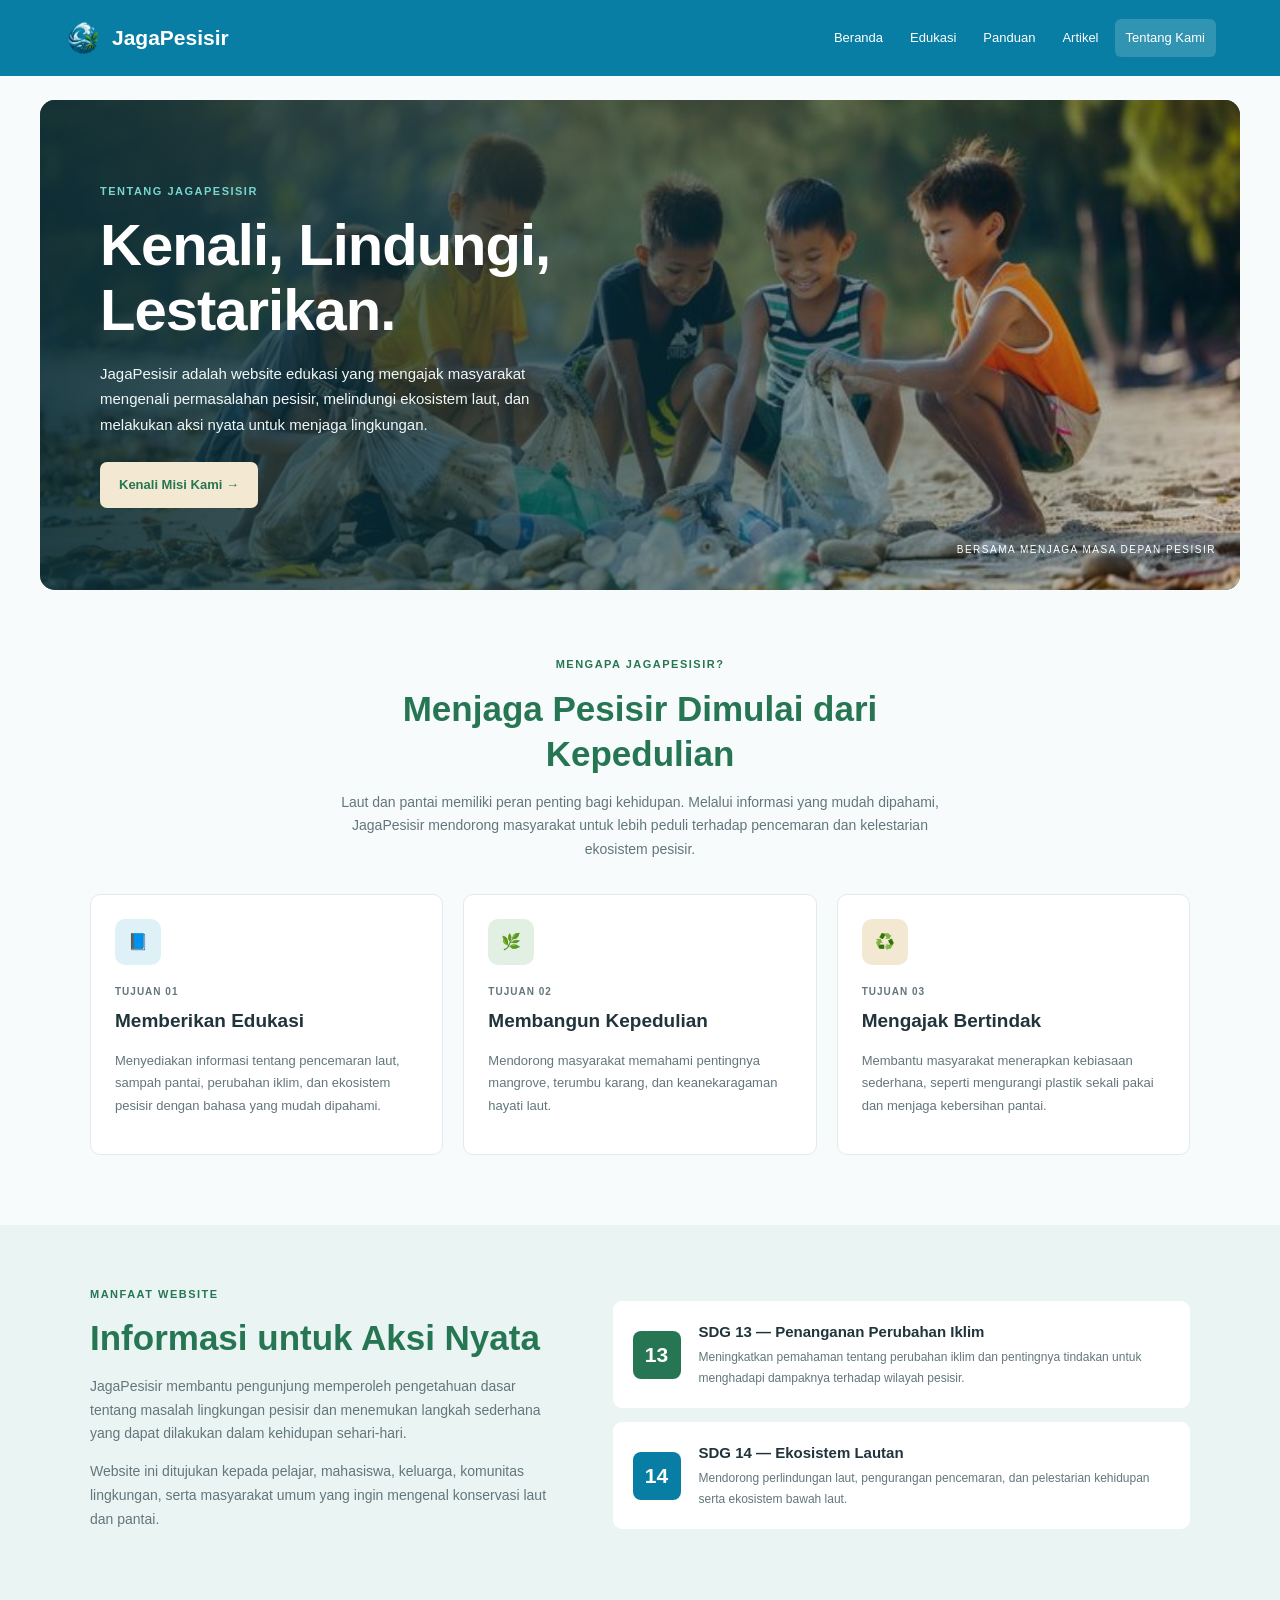
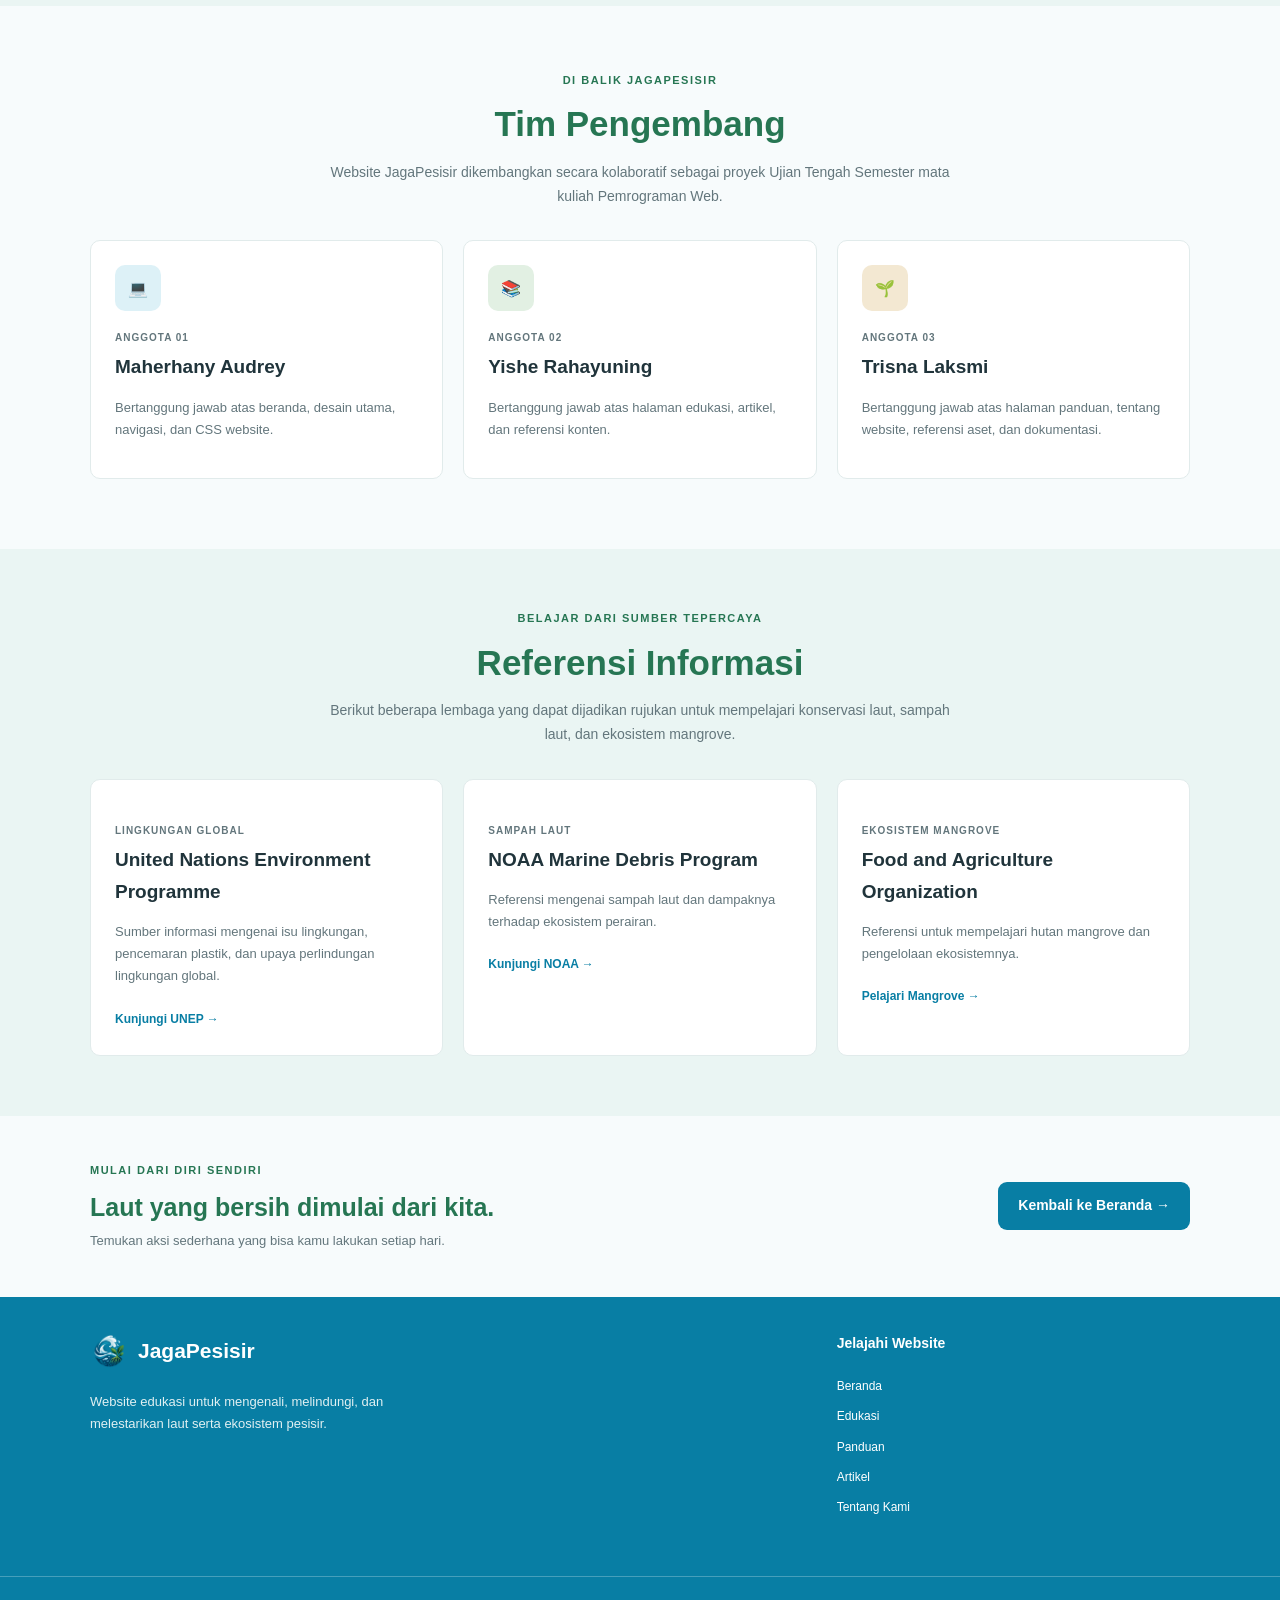
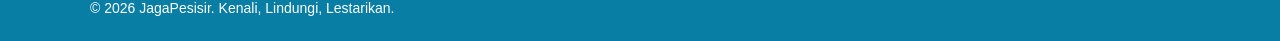
<file: tentang.html>
<!DOCTYPE html>
<html lang="id">
<head>
    <meta charset="UTF-8">
    <meta name="viewport" content="width=device-width, initial-scale=1.0">
    <meta name="description" content="Kenali JagaPesisir, website edukasi untuk menjaga laut, pantai, dan ekosistem pesisir.">

    <title>Tentang Kami | JagaPesisir</title>

    <!-- CSS -->
    <link rel="stylesheet" href="css/style.css">
</head>

<body class="halaman-tentang">

    <!-- NAVBAR -->
    <header class="navbar">
        <a href="index.html" class="logo">
            <img src="images/logo.png" alt="" class="logo-img">
            <span>JagaPesisir</span>
        </a>

        <nav aria-label="Navigasi utama">
            <a href="index.html">Beranda</a>
            <a href="edukasi.html">Edukasi</a>
            <a href="panduan.html">Panduan</a>
            <a href="artikel.html">Artikel</a>
            <a href="tentang.html" class="active" aria-current="page">Tentang Kami</a>
        </nav>
    </header>

    <main>

        <!-- HERO TENTANG KAMI -->
        <section class="hero">
            <img
                src="images/kids-cleanup.jpg"
                alt="Anak-anak bergotong royong membersihkan pantai"
                class="hero-photo"
            >

            <div class="hero-overlay"></div>

            <div class="hero-content">
                <p class="eyebrow">TENTANG JAGAPESISIR</p>

                <h1>Kenali, Lindungi, Lestarikan.</h1>

                <p>
                    JagaPesisir adalah website edukasi yang mengajak
                    masyarakat mengenali permasalahan pesisir,
                    melindungi ekosistem laut, dan melakukan aksi
                    nyata untuk menjaga lingkungan.
                </p>

                <a href="#tujuan" class="button">
                    Kenali Misi Kami →
                </a>
            </div>

            <p class="hero-caption">
                BERSAMA MENJAGA MASA DEPAN PESISIR
            </p>
        </section>

        <!-- TUJUAN JAGAPESISIR -->
        <section class="intro container" id="tujuan">
            <div class="section-heading">
                <p class="eyebrow">MENGAPA JAGAPESISIR?</p>

                <h2>Menjaga Pesisir Dimulai dari Kepedulian</h2>

                <p>
                    Laut dan pantai memiliki peran penting bagi kehidupan.
                    Melalui informasi yang mudah dipahami, JagaPesisir
                    mendorong masyarakat untuk lebih peduli terhadap
                    pencemaran dan kelestarian ekosistem pesisir.
                </p>
            </div>

            <div class="cards">

                <article class="card">
                    <div class="card-icon blue" aria-hidden="true">📘</div>

                    <p class="card-label">TUJUAN 01</p>
                    <h3>Memberikan Edukasi</h3>

                    <p>
                        Menyediakan informasi tentang pencemaran laut,
                        sampah pantai, perubahan iklim, dan ekosistem
                        pesisir dengan bahasa yang mudah dipahami.
                    </p>
                </article>

                <article class="card">
                    <div class="card-icon green" aria-hidden="true">🌿</div>

                    <p class="card-label">TUJUAN 02</p>
                    <h3>Membangun Kepedulian</h3>

                    <p>
                        Mendorong masyarakat memahami pentingnya
                        mangrove, terumbu karang, dan keanekaragaman
                        hayati laut.
                    </p>
                </article>

                <article class="card">
                    <div class="card-icon sand" aria-hidden="true">♻️</div>

                    <p class="card-label">TUJUAN 03</p>
                    <h3>Mengajak Bertindak</h3>

                    <p>
                        Membantu masyarakat menerapkan kebiasaan
                        sederhana, seperti mengurangi plastik sekali
                        pakai dan menjaga kebersihan pantai.
                    </p>
                </article>

            </div>
        </section>

        <!-- MANFAAT DAN SASARAN -->
        <section class="sdg-section">
            <div class="container sdg-content">

                <div>
                    <p class="eyebrow">MANFAAT WEBSITE</p>

                    <h2>Informasi untuk Aksi Nyata</h2>

                    <p>
                        JagaPesisir membantu pengunjung memperoleh
                        pengetahuan dasar tentang masalah lingkungan
                        pesisir dan menemukan langkah sederhana yang
                        dapat dilakukan dalam kehidupan sehari-hari.
                    </p>

                    <p>
                        Website ini ditujukan kepada pelajar,
                        mahasiswa, keluarga, komunitas lingkungan,
                        serta masyarakat umum yang ingin mengenal
                        konservasi laut dan pantai.
                    </p>
                </div>

                <div class="sdg-items">

                    <article class="sdg-card">
                        <span>13</span>

                        <div>
                            <h3>SDG 13 — Penanganan Perubahan Iklim</h3>

                            <p>
                                Meningkatkan pemahaman tentang perubahan
                                iklim dan pentingnya tindakan untuk
                                menghadapi dampaknya terhadap wilayah pesisir.
                            </p>
                        </div>
                    </article>

                    <article class="sdg-card ocean">
                        <span>14</span>

                        <div>
                            <h3>SDG 14 — Ekosistem Lautan</h3>

                            <p>
                                Mendorong perlindungan laut, pengurangan
                                pencemaran, dan pelestarian kehidupan
                                serta ekosistem bawah laut.
                            </p>
                        </div>
                    </article>

                </div>
            </div>
        </section>

        <!-- TIM PENGEMBANG -->
        <section class="intro container team-section">
            <div class="section-heading">
                <p class="eyebrow">DI BALIK JAGAPESISIR</p>

                <h2>Tim Pengembang</h2>

                <p>
                    Website JagaPesisir dikembangkan secara kolaboratif
                    sebagai proyek Ujian Tengah Semester mata kuliah
                    Pemrograman Web.
                </p>
            </div>

            <div class="cards">

                <article class="card">
                    <div class="card-icon blue" aria-hidden="true">💻</div>

                    <p class="card-label">ANGGOTA 01</p>
                    <h3>Maherhany Audrey</h3>

                    <p>
                        Bertanggung jawab atas beranda, desain utama,
                        navigasi, dan CSS website.
                    </p>
                </article>

                <article class="card">
                    <div class="card-icon green" aria-hidden="true">📚</div>

                    <p class="card-label">ANGGOTA 02</p>
                    <h3>Yishe Rahayuning</h3>

                    <p>
                        Bertanggung jawab atas halaman edukasi,
                        artikel, dan referensi konten.
                    </p>
                </article>

                <article class="card">
                    <div class="card-icon sand" aria-hidden="true">🌱</div>

                    <p class="card-label">ANGGOTA 03</p>
                    <h3>Trisna Laksmi</h3>

                    <p>
                        Bertanggung jawab atas halaman panduan,
                        tentang website, referensi aset, dan dokumentasi.
                    </p>
                </article>

            </div>
        </section>

        <!-- REFERENSI INFORMASI -->
        <section class="sdg-section">
            <div class="container">

                <div class="section-heading">
                    <p class="eyebrow">BELAJAR DARI SUMBER TEPERCAYA</p>

                    <h2>Referensi Informasi</h2>

                    <p>
                        Berikut beberapa lembaga yang dapat dijadikan
                        rujukan untuk mempelajari konservasi laut,
                        sampah laut, dan ekosistem mangrove.
                    </p>
                </div>

                <div class="cards">

                    <article class="card">
                        <p class="card-label">LINGKUNGAN GLOBAL</p>

                        <h3>United Nations Environment Programme</h3>

                        <p>
                            Sumber informasi mengenai isu lingkungan,
                            pencemaran plastik, dan upaya perlindungan
                            lingkungan global.
                        </p>

                        <a
                            href="https://www.unep.org/"
                            target="_blank"
                            rel="noopener noreferrer"
                        >
                            Kunjungi UNEP →
                        </a>
                    </article>

                    <article class="card">
                        <p class="card-label">SAMPAH LAUT</p>

                        <h3>NOAA Marine Debris Program</h3>

                        <p>
                            Referensi mengenai sampah laut dan
                            dampaknya terhadap ekosistem perairan.
                        </p>

                        <a
                            href="https://marinedebris.noaa.gov/"
                            target="_blank"
                            rel="noopener noreferrer"
                        >
                            Kunjungi NOAA →
                        </a>
                    </article>

                    <article class="card">
                        <p class="card-label">EKOSISTEM MANGROVE</p>

                        <h3>Food and Agriculture Organization</h3>

                        <p>
                            Referensi untuk mempelajari hutan mangrove
                            dan pengelolaan ekosistemnya.
                        </p>

                        <a
                            href="https://www.fao.org/forestry/mangrove/en/"
                            target="_blank"
                            rel="noopener noreferrer"
                        >
                            Pelajari Mangrove →
                        </a>
                    </article>

                </div>
            </div>
        </section>

        <!-- AJAKAN -->
        <section class="closing container">
            <div>
                <p class="eyebrow">MULAI DARI DIRI SENDIRI</p>

                <h2>Laut yang bersih dimulai dari kita.</h2>

                <p>
                    Temukan aksi sederhana yang bisa kamu lakukan setiap hari.
                </p>
            </div>

            <a href="index.html" class="button closing-button">
               Kembali ke Beranda →
            </a>
        </section>

    </main>

    <!-- FOOTER -->
    <footer class="footer">
        <div class="container footer-content">

            <div>
                <a href="index.html" class="logo">
                    <img src="images/logo.png" alt="" class="logo-img">
                    <span>JagaPesisir</span>
                </a>

                <p>
                    Website edukasi untuk mengenali, melindungi,
                    dan melestarikan laut serta ekosistem pesisir.
                </p>
            </div>

            <div class="footer-links">
                <h3>Jelajahi Website</h3>

                <a href="index.html">Beranda</a>
                <a href="edukasi.html">Edukasi</a>
                <a href="panduan.html">Panduan</a>
                <a href="artikel.html">Artikel</a>
                <a href="tentang.html" aria-current="page">Tentang Kami</a>
            </div>

        </div>

        <div class="footer-bottom">
            <div class="container">
                <p>
                    © 2026 JagaPesisir. Kenali, Lindungi, Lestarikan.
                </p>
            </div>
        </div>
    </footer>

</body>
</html>
</file>
<file: css/style.css>
/* JAGAPESISIR — DASAR WEBSITE */
:root {
    --ocean: #087EA4;
    --sea: #16A6C7;
    --aqua: #78D6D0;
    --mangrove: #267653;
    --sand: #F3E8D2;
    --background: #F7FBFC;
    --text: #20343B;
    --muted: #63767C;
}
* {
    box-sizing: border-box;
}
html {
    scroll-behavior: smooth;
}
body {
    margin: 0;
    font-family: Arial, sans-serif;
    color: var(--text);
    background: var(--background);
    line-height: 1.7;
}
a {
    text-decoration: none;
}
.container {
    width: min(1100px, calc(100% - 40px));
    margin: 0 auto;
}

/* NAVBAR — DIPAKAI SEMUA HALAMAN */
.navbar {
    min-height: 76px;
    padding: 14px 5%;
    display: flex;
    justify-content: space-between;
    align-items: center;
    gap: 20px;
    background: var(--ocean);
}
.logo {
    display: inline-flex;
    align-items: center;
    gap: 10px;
    color: white;
    font-size: 21px;
    font-weight: bold;
    white-space: nowrap;
}
.logo-img {
    width: 38px;
    height: 38px;
    object-fit: contain;
}
.navbar nav {
    display: flex;
    flex-wrap: wrap;
    gap: 5px;
}
.navbar nav a {
    padding: 8px 11px;
    color: white;
    border-radius: 6px;
    font-size: 13px;
}
.navbar nav a:hover,
.navbar nav a.active {
    background: rgba(255, 255, 255, 0.17);
}

/* HERO DAN TOMBOL BERSAMA */
.hero {
    position: relative;
    min-height: 490px;
    margin: 24px auto 0;
    width: min(1200px, calc(100% - 40px));
    display: flex;
    align-items: center;
    overflow: hidden;
    border-radius: 15px;
    background: #174E58;
    color: white;
}
.hero-photo,
.hero-overlay {
    position: absolute;
    inset: 0;
    width: 100%;
    height: 100%;
}
.hero-photo {
    object-fit: cover;
}
.hero-overlay {
    background: linear-gradient(
        90deg,
        rgba(8, 43, 51, 0.88) 0%,
        rgba(8, 43, 51, 0.62) 48%,
        rgba(8, 43, 51, 0.10) 100%
    );
}
.hero-content {
    position: relative;
    z-index: 1;
    max-width: 650px;
    padding: 60px;
}
.eyebrow {
    margin: 0 0 12px;
    color: var(--mangrove);
    font-size: 11px;
    font-weight: bold;
    letter-spacing: 1.5px;
}
.hero .eyebrow {
    color: var(--aqua);
}
.hero h1 {
    margin: 0 0 18px;
    font-size: clamp(38px, 5vw, 58px);
    line-height: 1.12;
    letter-spacing: -1px;
}
.hero-content > p:not(.eyebrow) {
    max-width: 490px;
    margin-bottom: 25px;
    color: #F0F7F7;
    font-size: 15px;
}
.button {
    display: inline-flex;
    align-items: center;
    justify-content: center;
    gap: 10px;
    padding: 12px 19px;
    min-height: 45px;
    border-radius: 7px;
    background: var(--sand);
    color: var(--mangrove);
    font-size: 13px;
    font-weight: bold;
    transition: background 0.2s, transform 0.2s;
}
.button:hover {
    background: var(--aqua);
    transform: translateY(-2px);
}
.hero-caption {
    position: absolute;
    z-index: 1;
    right: 24px;
    bottom: 22px;
    color: white;
    font-size: 10px;
    letter-spacing: 1.5px;
}

/* KOMPONEN KONTEN BERSAMA */
.intro {
    padding-top: 65px;
    padding-bottom: 70px;
}
.section-heading {
    max-width: 620px;
    margin: 0 auto 32px;
    text-align: center;
}
.section-heading h2,
.sdg-content h2 {
    margin: 0 0 12px;
    color: var(--mangrove);
    font-size: clamp(27px, 3.5vw, 35px);
    line-height: 1.3;
}
.section-heading > p:last-child,
.sdg-content > div:first-child > p:not(.eyebrow) {
    color: var(--muted);
    font-size: 14px;
}
.cards {
    display: grid;
    grid-template-columns: repeat(3, minmax(0, 1fr));
    gap: 20px;
}
.card {
    padding: 24px;
    background: white;
    border: 1px solid #E1EBEB;
    border-radius: 10px;
    transition: transform 0.2s, box-shadow 0.2s;
}
.card:hover {
    transform: translateY(-4px);
    box-shadow: 0 10px 24px rgba(32, 52, 59, 0.08);
}
.card-icon {
    width: 46px;
    height: 46px;
    display: grid;
    place-items: center;
    border-radius: 10px;
    overflow: hidden;
    flex-shrink: 0;
}
.card-icon img {
    display: block;
    width: 100%;
    height: 100%;
    object-fit: contain;
}
.card-icon.blue {
    background: #DDF1F7;
}
.card-icon.green {
    background: #E2F0E3;
}
.card-icon.sand {
    background: var(--sand);
}


.card-label {
    margin: 18px 0 5px;
    color: var(--muted);
    font-size: 10px;
    font-weight: bold;
    letter-spacing: 1px;
}
.card h3 {
    margin: 0 0 8px;
    font-size: 19px;
}
.card > p:not(.card-label) {
    color: var(--muted);
    font-size: 13px;
}
.card > a {
    display: inline-block;
    margin-top: 8px;
    color: var(--ocean);
    font-size: 12px;
    font-weight: bold;
}
.card > a:hover {
    color: var(--mangrove);
}
.sdg-section {
    padding: 60px 0;
    background: #EAF5F3;
}
.sdg-content {
    display: grid;
    grid-template-columns: 0.9fr 1.1fr;
    align-items: center;
    gap: 50px;
}
.sdg-items {
    display: grid;
    gap: 14px;
}
.sdg-card {
    display: flex;
    align-items: center;
    gap: 18px;
    padding: 20px;
    border-radius: 9px;
    background: white;
}
.sdg-card > span {
    flex-shrink: 0;
    width: 48px;
    height: 48px;
    display: grid;
    place-items: center;
    border-radius: 8px;
    background: var(--mangrove);
    color: white;
    font-size: 21px;
    font-weight: bold;
}
.sdg-card.ocean > span {
    background: var(--ocean);
}
.sdg-card h3 {
    margin: 0 0 5px;
    font-size: 15px;
    line-height: 1.4;
}
.sdg-card p {
    margin: 0;
    color: var(--muted);
    font-size: 12px;
}

/* AJAKAN / CTA — DIPAKAI SEMUA HALAMAN */
.closing {
    padding-top: 45px;
    padding-bottom: 45px;
    display: flex;
    align-items: center;
    justify-content: space-between;
    gap: 25px;
}
.closing h2 {
    margin: 0 0 6px;
    color: var(--mangrove);
    font-size: 25px;
    line-height: 1.3;
}
.closing > div > p:last-child {
    margin: 0;
    color: var(--muted);
    font-size: 13px;
}
.closing-button {
    flex-shrink: 0;
    padding: 12px 20px;
    min-height: 45px;
    border-radius: 9px;
    background: var(--ocean);
    color: white;
    font-size: 14px;
}   

}
.closing-button:hover {
    background: var(--mangrove);
}

/* FOOTER — DIPAKAI SEMUA HALAMAN */
.footer {
    padding-top: 35px;
    background: var(--ocean);
    color: white;
}
.footer-content {
    display: grid;
    grid-template-columns: 2fr 1fr;
    gap: 40px;
    padding-bottom: 28px;
}
.footer-content > div:first-child > p {
    max-width: 350px;
    color: #E0F0F2;
    font-size: 13px;
}
.footer-links {
    display: flex;
    flex-direction: column;
    align-items: flex-start;
    gap: 10px;
}
.footer-links h3 {
    margin: 0 0 10px;
    font-size: 14px;
}
.footer-links a {
    display: block;
    color: white;
    font-size: 12px;
    text-decoration: none;
}
.footer-links a:hover {
    color: var(--aqua);
    text-decoration: underline;
}
.footer-bottom {
    width: 100%;
    box-sizing: border-box;
    border-top: 1px solid rgba(255, 255, 255, 0.25);
    margin-top: 30px;
    padding: 20px 0;
    color: white;
    font-size: 11px;
}
.footer-bottom .container {
    width: min(1100px, calc(100% - 40px));
    margin: 0 auto;
}
.footer-bottom p {
    margin: 0;
    font-size: 14px;
}

/* KHUSUS BERANDA — FAKTA PESISIR */
.coast-facts {
    padding: 65px 0;
    background: white;
}
.fact-grid {
    display: grid;
    grid-template-columns: repeat(3, minmax(0, 1fr));
    gap: 22px;
}
.fact-item {
    padding: 25px;
    border: 1px solid #E1EBEB;
    border-radius: 10px;
    background: var(--background);
}
.fact-number {
    color: var(--ocean);
    font-size: 12px;
    font-weight: bold;
    letter-spacing: 1px;
}
.fact-item h3 {
    margin: 15px 0 8px;
    font-size: 18px;
    line-height: 1.4;
}
.fact-item p {
    margin: 0;
    color: var(--muted);
    font-size: 13px;
}

/* KHUSUS BERANDA — ANCAMAN PESISIR */
.coast-threats {
    padding: 65px 0;
    background: #EAF5F3;
}
.threats-layout {
    display: grid;
    grid-template-columns: 0.9fr 1.1fr;
    align-items: start;
    gap: 55px;
}
.threats-intro h2 {
    margin: 0 0 15px;
    color: var(--mangrove);
    font-size: clamp(27px, 3.5vw, 35px);
    line-height: 1.3;
}
.threats-intro > p:not(.eyebrow) {
    color: var(--muted);
    font-size: 14px;
}
.text-link {
    display: inline-block;
    margin-top: 10px;
    color: var(--ocean);
    font-size: 13px;
    font-weight: bold;
}
.text-link:hover {
    color: var(--mangrove);
}
.threat-list {
    display: grid;
    gap: 14px;
}
.threat-item {
    display: flex;
    align-items: flex-start;
    gap: 18px;
    padding: 20px;
    border-radius: 9px;
    background: white;
}
.threat-number {
    flex-shrink: 0;
    color: var(--mangrove);
    font-size: 13px;
    font-weight: bold;
}
.threat-item h3 {
    margin: 0 0 5px;
    font-size: 16px;
}
.threat-item p {
    margin: 0;
    color: var(--muted);
    font-size: 13px;
}

/* KHUSUS BERANDA — AKSI PESISIR */
.coast-actions {
    padding: 65px 0;
    background: var(--background);
}
.action-grid {
    display: grid;
    grid-template-columns: repeat(3, minmax(0, 1fr));
    gap: 20px;
}
.action-card {
    padding: 24px;
    border-radius: 10px;
    border: 1px solid #E1EBEB;
    background: white;
}
.action-mark {
    display: inline-grid;
    place-items: center;
    width: 38px;
    height: 38px;
    border-radius: 9px;
    background: #E2F0E3;
    color: var(--mangrove);
    font-size: 12px;
    font-weight: bold;
}
.action-card h3 {
    margin: 17px 0 8px;
    font-size: 17px;
    line-height: 1.4;
}
.action-card p {
    margin: 0;
    color: var(--muted);
    font-size: 13px;
}
.actions-link {
    margin-top: 30px;
    text-align: center;
}
.image-action {
    padding: 0;
    overflow: hidden;
}
.image-action > img {
    display: block;
    width: 100%;
    height: 190px;
    object-fit: cover;
}
.action-card-content {
    padding: 20px 22px 23px;
}
.image-action h3 {
    margin-top: 0;
}


/* RESPONSIVE — TABLET */
@media (max-width: 800px) {
    .navbar {
        align-items: flex-start;
        flex-direction: column;
        justify-content: center;
        padding: 17px 5%;
    }
    .hero {
        min-height: 430px;
    }
    .hero-content {
        padding: 40px;
    }
    .cards {
        grid-template-columns: repeat(2, minmax(0, 1fr));
    }
    .sdg-content {
        grid-template-columns: 1fr;
        gap: 25px;
    }
    .fact-grid,
    .action-grid {
        grid-template-columns: repeat(2, minmax(0, 1fr));
    }
    .threats-layout {
        grid-template-columns: 1fr;
        gap: 28px;
    }
}

/* RESPONSIVE — HP */
@media (max-width: 550px) {
    .container {
        width: calc(100% - 32px);
    }
    .navbar nav {
        gap: 2px;
    }
    .navbar nav a {
        padding: 7px;
        font-size: 11px;
    }
    .hero {
        width: calc(100% - 24px);
        min-height: 470px;
        margin-top: 12px;
        align-items: center;
        border-radius: 11px;
    }
    .hero-overlay {
        background: rgba(8, 43, 51, 0.66);
    }
    .hero-content {
        padding: 28px 22px;
    }
    .hero h1 {
        font-size: 40px;
    }
    .hero-content > p:not(.eyebrow) {
        font-size: 14px;
    }
    .hero-caption {
        right: 14px;
        bottom: 13px;
        font-size: 8px;
    }
    .intro {
        padding-top: 48px;
        padding-bottom: 50px;
    }
    .section-heading {
        text-align: left;
    }
    .cards {
        grid-template-columns: 1fr;
        gap: 14px;
    }
    .card {
        padding: 21px;
    }
    .sdg-section {
        padding: 45px 0;
    }
    .sdg-card {
        padding: 15px;
        gap: 12px;
    }
    .sdg-card > span {
        width: 42px;
        height: 42px;
    }
    .closing {
        align-items: flex-start;
        flex-direction: column;
        padding-top: 35px;
        padding-bottom: 35px;
        gap: 18px;
    }
    .closing-button {
        width: 100%;
    }
    .footer-content {
        grid-template-columns: 1fr;
        gap: 22px;
    }
    .coast-facts,
    .coast-threats,
    .coast-actions {
        padding: 45px 0;
    }
    .fact-grid,
    .action-grid {
        grid-template-columns: 1fr;
        gap: 14px;
    }
    .fact-item,
    .action-card {
        padding: 21px;
    }
    .threat-item {
        padding: 16px;
        gap: 13px;
    }
    .actions-link .button {
        width: 100%;
    }
    .image-action > img {
        height: 200px;
    }
    .footer-bottom .container {
        width: calc(100% - 32px);
    }
}


/* =================================
   EDUKASI
   ================================= */

.education-page .education-hero {
    width: min(1100px, calc(100% - 40px));
    min-height: 350px;
    margin: 35px auto;
    padding: 50px;
    display: flex;
    flex-direction: column;
    justify-content: center;
    border-radius: 15px;
    background: linear-gradient(120deg, #063B4B, var(--ocean), var(--sea));
    color: white;
}

.education-page .education-hero h1 {
    max-width: 750px;
    font-size: clamp(32px, 4vw, 48px);
    line-height: 1.2;
}

.education-page .education-card {
    width: min(1100px, calc(100% - 40px));
    margin: 0 auto 22px;
    padding: 24px;
    display: grid;
    grid-template-columns: 2fr 3fr;
    gap: 25px;
    align-items: center;
    background: white;
    border: 1px solid #E1EBEB;
    border-radius: 10px;
}

.education-page .education-card img {
    width: 100%;
    height: 230px;
    object-fit: cover;
    border-radius: 8px;
}

.education-page .education-card h2,
.education-page .education-info h2 {
    color: var(--mangrove);
}

.education-page .education-info {
    width: min(1100px, calc(100% - 40px));
    margin: 30px auto;
    padding: 25px;
    border-radius: 10px;
    background: #EAF5F3;
}

/* =================================
   ARTIKEL
   ================================= */

.article-page .article-hero {
    padding: 70px 8% 35px;
    background: linear-gradient(120deg, var(--ocean), var(--mangrove));
    color: white;
    text-align: center;
}

.article-page .article-hero-content {
    max-width: 780px;
    margin: auto;
}

.article-page .article-hero h1 {
    font-size: clamp(32px, 5vw, 56px);
    line-height: 1.2;
}

.article-page .article-hero h1 span {
    color: var(--aqua);
}



/* CSS HALAMAN EDUKASI JAGAPESISIR */
:root {
    --ocean: #087EA4;
    --sea: #16A6C7;
    --aqua: #78D6D0;
    --mangrove: #267653;
    --sand: #F3E8D2;
    --background: #F7FBFC;
    --text: #20343B;
    --muted: #63767C;
    --border: #E1EBEB;
}

* {
    box-sizing: border-box;
}

html {
    scroll-behavior: smooth;
    scroll-padding-top: 20px;
}

body.education-page {
    margin: 0;
    font-family: Arial, sans-serif;
    color: var(--text);
    background: var(--background);
    line-height: 1.7;
}

.education-page a {
    text-decoration: none;
}

.education-page img {
    max-width: 100%;
}

.education-page .container {
    width: min(1100px, calc(100% - 40px));
    margin: 0 auto;
}

/*NAVBAR - MENGIKUTI BERANDA*/

.education-page > .navbar {
    min-height: 76px;
    padding: 14px 5%;
    display: flex;
    justify-content: space-between;
    align-items: center;
    gap: 20px;
    background: var(--ocean);
}

.education-page .navbar .logo {
    display: inline-flex;
    align-items: center;
    gap: 10px;
    color: white;
    font-size: 21px;
    font-weight: bold;
    white-space: nowrap;
}

.education-page .navbar .logo-img {
    display: block;
    width: 38px;
    height: 38px;
    object-fit: contain;
}

.education-page .navbar nav {
    display: flex;
    flex-wrap: wrap;
    gap: 5px;
}

.education-page .navbar nav a {
    padding: 8px 11px;
    color: white;
    border-radius: 6px;
    font-size: 13px;
    transition: background 0.2s;
}

.education-page .navbar nav a:hover,
.education-page .navbar nav a.active {
    background: rgba(255, 255, 255, 0.17);
}

/*TEKS PENGANTAR*/

.education-page .eyebrow {
    margin: 0 0 12px;
    color: var(--mangrove);
    font-size: 11px;
    font-weight: bold;
    letter-spacing: 1.5px;
}

.education-page h1,
.education-page h2,
.education-page h3,
.education-page p {
    overflow-wrap: break-word;
}

/*HERO EDUKASI*/

.education-page .education-hero {
    width: min(1100px, calc(100% - 40px));
    min-height: 350px;
    margin: 35px auto 45px;
    padding: 50px;
    display: flex;
    flex-direction: column;
    align-items: flex-start;
    justify-content: center;
    border-radius: 15px;
    background: linear-gradient(
        120deg,
        #063B4B,
        #087EA4,
        #16A6C7
    );
    color: white;
}

.education-page .education-hero .eyebrow {
    color: var(--aqua);
}

.education-page .education-hero h1 {
    max-width: 750px;
    margin: 0 0 18px;
    color: white;
    font-size: clamp(32px, 4vw, 48px);
    line-height: 1.2;
}

.education-page .education-hero > p:not(.eyebrow) {
    max-width: 720px;
    margin: 0 0 25px;
    color: #E5F7FA;
    font-size: 15px;
    line-height: 1.8;
}

/*TOMBOL*/

.education-page .button {
    display: inline-flex;
    align-items: center;
    justify-content: center;
    gap: 10px;
    padding: 12px 19px;
    min-height: 45px;
    border-radius: 7px;
    background: var(--sand);
    color: var(--mangrove);
    font-size: 13px;
    font-weight: bold;
    transition: background 0.2s, transform 0.2s;
}

.education-page .button:hover {
    background: var(--aqua);
    transform: translateY(-2px);
}

/*KARTU MATERI EDUKASI GAMBAR KIRI, TEKS KANAN*/

.education-page .education-card {
    width: min(1100px, calc(100% - 40px));
    margin: 0 auto 22px;
    padding: 25px;
    display: grid;
    grid-template-columns: minmax(0, 2fr) minmax(0, 3fr);
    align-items: center;
    gap: 28px;
    border: 1px solid var(--border);
    border-radius: 10px;
    background: white;
    transition: transform 0.2s, box-shadow 0.2s;
}

.education-page .education-card:hover {
    transform: translateY(-3px);
    box-shadow: 0 10px 24px rgba(32, 52, 59, 0.08);
}

.education-page .education-card > img {
    display: block;
    width: 100%;
    height: 250px;
    border-radius: 8px;
    object-fit: cover;
}

.education-page .education-content {
    min-width: 0;
}

.education-page .card-label {
    margin: 0 0 8px;
    color: var(--muted);
    font-size: 10px;
    font-weight: bold;
    letter-spacing: 1px;
}

.education-page .education-card h2 {
    margin: 0 0 12px;
    color: var(--mangrove);
    font-size: 25px;
    line-height: 1.3;
}

.education-page .education-card p:not(.card-label) {
    margin: 0 0 13px;
    color: var(--muted);
    font-size: 14px;
    line-height: 1.8;
}

.education-page .education-card a {
    color: var(--ocean);
    font-size: 13px;
    font-weight: bold;
}

.education-page .education-card a:hover {
    color: var(--mangrove);
    text-decoration: underline;
}

/*KONSERVASI DAN SUMBER*/

.education-page .education-info {
    width: min(1100px, calc(100% - 40px));
    margin: 30px auto;
    padding: 35px;
    border: 1px solid var(--border);
    border-radius: 10px;
    background: #EAF5F3;
}

.education-page .education-info h2 {
    margin: 0 0 15px;
    color: var(--mangrove);
    font-size: 30px;
    line-height: 1.3;
}

.education-page .education-info > p:not(.eyebrow) {
    color: var(--muted);
    font-size: 14px;
    line-height: 1.8;
}

.education-page .education-info ul {
    display: grid;
    gap: 10px;
    padding: 0;
    list-style: none;
}

.education-page .education-info li {
    padding: 13px 16px;
    border: 1px solid var(--border);
    border-radius: 8px;
    background: white;
}

.education-page .education-info li a {
    color: var(--ocean);
    font-size: 13px;
    font-weight: bold;
}

.education-page .education-info li a:hover {
    color: var(--mangrove);
    text-decoration: underline;
}

/*AJAKAN SEBELUM FOOTER MENYESUAIKAN BERANDA*/


/* AJAKAN SEBELUM FOOTER */

.education-page .closing {
    width: min(1100px, calc(100% - 40px));
    margin: 0 auto;
    padding: 55px 0;
    display: flex;
    align-items: center;
    justify-content: space-between;
    gap: 25px;
}

.education-page .closing .eyebrow {
    margin: 0 0 12px;
    font-size: 13px;
    letter-spacing: 1.5px;
}

.education-page .closing h2 {
    margin: 0 0 12px;
    color: var(--mangrove);
    font-size: clamp(32px, 3.5vw, 52px);
    line-height: 1.2;
}

.education-page .closing > div > p:last-child {
    margin: 0;
    color: var(--muted);
    font-size: 20px;
    line-height: 1.8;
}

.education-page .closing-button {
    flex-shrink: 0;
    padding: 12px 20px;
    min-height: 45px;
    border-radius: 9px;
    background: var(--ocean);
    color: white;
    font-size: 22px;
    font-weight: bold;
}

.education-page .closing-button:hover {
    background: var(--mangrove);
}

/* RESPONSIVE TABLET */
@media (max-width: 800px) {
    .education-page .closing {
        align-items: flex-start;
    }
}

/* RESPONSIVE SMARTPHONE */
@media (max-width: 550px) {
    .education-page .closing {
        width: calc(100% - 32px);
        align-items: stretch;
        flex-direction: column;
        gap: 18px;
        padding: 32px 0;
    }

    .education-page .closing h2 {
        font-size: 24px;
    }

    .education-page .closing-button {
        width: 100%;
        min-height: 45px;
    }
}

.education-page > footer.footer .footer-content {
    display: grid;
    grid-template-columns: 2fr 1fr;
    gap: 40px;
    padding-bottom: 28px;
}

/* Logo */

.education-page > footer.footer .logo {
    display: inline-flex;
    align-items: center;
    gap: 10px;
    margin-bottom: 0;
    color: white;
    font-size: 30px;
    font-weight: bold;
    white-space: nowrap;
}

.education-page > footer.footer .logo-img {
    display: block;
    width: 58px;
    height: 58px;
    object-fit: contain;
}

/* Deskripsi */

.education-page > footer.footer .footer-about {
    min-width: 0;
}

.education-page > footer.footer .footer-about > p {
    max-width: 350px;
    margin: 25px 0 0;
    color: #E0F0F2;
    font-size: 16px;
    line-height: 1.9;
}

/* Link navigasi */

.education-page > footer.footer .footer-links {
    display: flex;
    flex-direction: column;
    align-items: flex-start;
    gap: 8px;
}

.education-page > footer.footer .footer-links h3 {
    margin: 0 0 5px;
    color: white;
    font-size: 20px;
}

.education-page > footer.footer .footer-links a {
    display: block;
    color: #E0F0F2;
    font-size: 16px;
    transition: color 0.2s;
}

.education-page > footer.footer .footer-links a:hover {
    color: var(--aqua);
}

/* Copyright */

.education-page > footer.footer .footer-bottom {
    position: relative;
    width: 100%;
    max-width: none;
    margin: 0;
    padding: 20px 0;
    border-top: none;
    color: #E0F0F2;
}

.education-page > footer.footer .footer-bottom::before {
    content: "";
    position: absolute;
    top: 0;
    left: 50%;
    transform: translateX(-50%);
    width: 100vw;
    height: 1px;
    background-color: rgba(255, 255, 255, 0.25);
}

.education-page > footer.footer .footer-bottom p {
    margin: 0;
    font-size: 14px;
}

/*RESPONSIVE TABLET*/

@media (max-width: 800px) {

    .education-page > .navbar {
        align-items: flex-start;
        flex-direction: column;
        justify-content: center;
        padding: 17px 5%;
    }

    .education-page .education-hero {
        min-height: 320px;
        padding: 35px;
    }

    .education-page .education-card {
        grid-template-columns: minmax(0, 1fr) minmax(0, 1.2fr);
        gap: 20px;
        padding: 20px;
    }

    .education-page .education-card > img {
        height: 220px;
    }

    .education-page .education-card h2 {
        font-size: 22px;
    }

    .education-page .closing {
        align-items: flex-start;
    }

    .education-page .closing-button {
        padding: 15px 18px;
        font-size: 14px;
    }
}

/*RESPONSIVE SMARTPHONE*/

@media (max-width: 550px) {

    .education-page .container {
        width: calc(100% - 32px);
    }

    .education-page .navbar nav {
        gap: 2px;
    }

    .education-page .navbar nav a {
        padding: 7px;
        font-size: 11px;
    }

    .education-page .education-hero {
        width: calc(100% - 24px);
        min-height: auto;
        margin-top: 12px;
        margin-bottom: 30px;
        padding: 28px 22px;
        border-radius: 11px;
    }

    .education-page .education-hero h1 {
        font-size: 32px;
    }

    .education-page .education-hero > p:not(.eyebrow) {
        font-size: 14px;
    }

    .education-page .education-card {
        width: calc(100% - 32px);
        grid-template-columns: minmax(0, 1fr);
        gap: 14px;
        margin-bottom: 15px;
        padding: 18px;
    }

    .education-page .education-card > img {
        height: 210px;
    }

    .education-page .education-card h2 {
        font-size: 21px;
    }

    .education-page .education-card p:not(.card-label) {
        font-size: 14px;
    }

    .education-page .education-info {
        width: calc(100% - 32px);
        margin: 20px auto;
        padding: 24px 20px;
    }

    .education-page .education-info h2 {
        font-size: 25px;
    }

    .education-page .closing {
        align-items: stretch;
        flex-direction: column;
        gap: 18px;
        padding-top: 35px;
        padding-bottom: 35px;
    }

    .education-page .closing h2 {
        font-size: 27px;
    }

    .education-page .closing-button {
        width: 100%;
        min-height: 50px;
    }

    /* Footer smartphone */

    .education-page > footer.footer {
        padding-top: 35px;
    }

    .education-page > footer.footer .footer-content {
        grid-template-columns: 1fr;
        gap: 22px;
        padding-bottom: 28px;
    }

    .education-page > footer.footer .logo {
        gap: 10px;
        font-size: 25px;
    }

    .education-page > footer.footer .logo-img {
        width: 48px;
        height: 48px;
    }

    .education-page > footer.footer .footer-about > p {
        margin-top: 18px;
        font-size: 14px;
    }

    .education-page > footer.footer .footer-links {
        gap: 8px;
    }

    .education-page > footer.footer .footer-links h3 {
        margin-bottom: 5px;
        font-size: 18px;
    }

    .education-page > footer.footer .footer-links a {
        font-size: 14px;
    }

    .education-page > footer.footer .footer-bottom {
        padding: 18px 0;
    }

    .education-page > footer.footer .footer-bottom p {
        font-size: 12px;
    }
}

/*AKSESIBILITAS*/

@media (prefers-reduced-motion: reduce) {
    .education-page *,
    .education-page *::before,
    .education-page *::after {
        scroll-behavior: auto !important;
        transition: none !important;
    }
}


/*HALAMAN ARTIKEL — JAGAPESISIR*/

/* DASAR HALAMAN */

.article-page {
    background-color: var(--background);
    color: var(--text);
}

.article-page main {
    overflow: hidden;
}

.article-page img {
    max-width: 100%;
}




/* NAVBAR HALAMAN ARTIKEL */

.article-page > .navbar {
    min-height: 76px;
    padding: 14px 5%;
    display: flex;
    justify-content: space-between;
    align-items: center;
    gap: 20px;
    background: var(--ocean);
}

.article-page .navbar .logo {
    display: inline-flex;
    align-items: center;
    gap: 10px;
    color: white;
    font-size: 21px;
    font-weight: bold;
    white-space: nowrap;
    text-decoration: none;
}

.article-page .navbar .logo-img {
    display: block;
    width: 38px;
    height: 38px;
    object-fit: contain;
}

.article-page .navbar nav {
    display: flex;
    flex-wrap: wrap;
    gap: 5px;
}

.article-page .navbar nav a {
    padding: 8px 11px;
    color: white;
    border-radius: 6px;
    font-size: 13px;
    text-decoration: none;
    transition: background 0.2s;
}

.article-page .navbar nav a:hover,
.article-page .navbar nav a.active {
    background: rgba(255, 255, 255, 0.17);
}




/* HERO ARTIKEL */
.article-hero {
    position: relative;
    overflow: hidden;
    padding: 85px 8% 35px;
    background: linear-gradient(
        120deg,
        var(--ocean),
        #086b83 65%,
        var(--mangrove)
    );
    color: white;
}

.article-hero-content {
    max-width: 780px;
    margin: 0 auto;
    text-align: center;
}

.article-label {
    display: inline-block;
    margin-bottom: 20px;
    padding: 8px 16px;
    border: 1px solid rgba(255, 255, 255, 0.45);
    border-radius: 30px;
    color: var(--aqua);
    font-size: 12px;
    font-weight: 700;
    letter-spacing: 2px;
}

.article-hero h1 {
    margin: 0 0 22px;
    font-size: clamp(34px, 5vw, 56px);
    line-height: 1.15;
    font-weight: 800;
}

.article-hero h1 span {
    color: var(--aqua);
}

.article-description {
    max-width: 650px;
    margin: 0 auto;
    color: rgba(255, 255, 255, 0.9);
    font-size: 16px;
    line-height: 1.8;
}

.article-hero-decoration {
    display: flex;
    justify-content: center;
    align-items: center;
    flex-wrap: wrap;
    gap: 12px;
    margin-top: 55px;
    padding-top: 20px;
    border-top: 1px solid rgba(255, 255, 255, 0.2);
    color: rgba(255, 255, 255, 0.8);
    font-size: 11px;
    font-weight: 600;
    letter-spacing: 2px;
}

/* RESPONSIVE HP */
@media (max-width: 600px) {
    .article-hero {
        padding: 60px 6% 25px;
    }

    .article-hero h1 {
        font-size: 34px;
    }

    .article-description {
        font-size: 14px;
    }

    .article-hero-decoration {
        gap: 8px;
        margin-top: 35px;
        font-size: 9px;
        letter-spacing: 1px;
    }
}


/* BAGIAN KONTEN */

.article-page .article-section {
    width: min(1100px, calc(100% - 40px));
    margin: 0 auto;
    padding: 55px 0;
}

.article-page .article-heading {
    max-width: 760px;
    margin-bottom: 28px;
}

.article-page .article-heading h2 {
    margin: 0 0 12px;
    color: var(--ocean);
    font-size: clamp(24px, 3vw, 32px);
    line-height: 1.3;
    letter-spacing: -0.5px;
}

.article-page .article-heading > p:last-child {
    margin: 0;
    color: var(--muted);
    font-size: 15px;
    line-height: 1.8;
}



/* STUDI KASUS — REHABILITASI MANGROVE */

.article-page .article-feature {
    display: grid;
    grid-template-columns: 0.9fr 1.1fr;
    align-items: stretch;
    gap: 0;
    margin-top: 30px;
    overflow: hidden;
    background-color: #ffffff;
    border: 1px solid #dcece5;
    border-radius: 18px;
    box-shadow: 0 8px 24px rgba(38, 118, 83, 0.08);
}

/* GAMBAR */
.article-page .article-feature > img {
    display: block;
    width: 100%;
    height: 100%;
    min-height: 480px;
    object-fit: cover;
}

/* KONTEN */
.article-page .article-content {
    padding: 32px;
    background: linear-gradient(
        180deg,
        #ffffff 0%,
        #f5fbf8 100%
    );
}

/* SUBJUDUL */
.article-page .article-content h3 {
    margin: 0 0 10px;
    padding-left: 12px;
    border-left: 4px solid var(--mangrove);
    color: var(--mangrove);
    font-size: 19px;
    line-height: 1.5;
}

/* JARAK ANTARPEMBAHASAN */
.article-page .article-content h3:not(:first-child) {
    margin-top: 25px;
}

/* PARAGRAF RATA KANAN-KIRI */
.article-page .article-content p {
    margin: 0;
    color: var(--text);
    font-size: 14px;
    line-height: 1.9;
    text-align: justify;
    overflow-wrap: break-word;
}

/* TOMBOL TAUTAN */
.article-page .article-link {
    display: inline-flex;
    align-items: center;
    justify-content: center;
    margin-top: 26px;
    padding: 12px 20px;
    background-color: var(--mangrove);
    color: #ffffff;
    border: 1px solid var(--mangrove);
    border-radius: 9px;
    font-size: 14px;
    font-weight: 600;
    text-decoration: none;
    transition:
        background-color 0.2s ease,
        transform 0.2s ease;
}

.article-page .article-link:hover {
    background-color: #1c5c3f;
    transform: translateY(-2px);
}

/* TABLET */
@media (max-width: 900px) {
    .article-page .article-feature {
        grid-template-columns: 1fr 1fr;
    }

    .article-page .article-content {
        padding: 24px;
    }

    .article-page .article-feature > img {
        min-height: 520px;
    }
}

/* HP */
@media (max-width: 600px) {
    .article-page .article-feature {
        grid-template-columns: 1fr;
    }

    .article-page .article-feature > img {
        height: 250px;
        min-height: 0;
    }

    .article-page .article-content {
        padding: 24px 20px;
    }

    .article-page .article-content h3 {
        font-size: 18px;
    }

    .article-page .article-content p {
        font-size: 14px;
        line-height: 1.8;
    }
}



/* INFOGRAFIS — KARTU BERNOMOR */

.article-page .infographic-grid {
    display: grid;
    grid-template-columns: repeat(3, minmax(0, 1fr));
    gap: 20px;
    align-items: stretch;
}

.article-page .info-card {
    display: flex;
    flex-direction: column;
    align-items: flex-start;
    min-width: 0;
    min-height: 250px;
    padding: 25px 22px;
    overflow: hidden;
    background-color: #ffffff;
    border: 1px solid #dcecef;
    border-top: 4px solid var(--sea);
    border-radius: 15px;
    box-shadow: 0 5px 16px rgba(8, 126, 164, 0.06);
    transition:
        transform 0.25s ease,
        box-shadow 0.25s ease,
        border-color 0.25s ease;
}

.article-page .info-card:hover {
    transform: translateY(-4px);
    border-top-color: var(--mangrove);
    box-shadow: 0 10px 24px rgba(8, 126, 164, 0.12);
}

.article-page .info-number {
    display: inline-flex;
    align-items: center;
    justify-content: center;
    flex-shrink: 0;
    width: 46px;
    height: 46px;
    margin-bottom: 18px;
    background-color: #e0f5f5;
    border-radius: 12px;
    color: var(--ocean);
    font-size: 17px;
    font-weight: 800;
}

.article-page .info-card h3 {
    margin: 0 0 10px;
    color: var(--mangrove);
    font-size: 17px;
    line-height: 1.5;
}

.article-page .info-card p {
    margin: 0;
    color: var(--muted);
    font-size: 14px;
    line-height: 1.8;
}

/* TABLET */
@media (max-width: 900px) {
    .article-page .infographic-grid {
        grid-template-columns: repeat(2, minmax(0, 1fr));
    }
}

/* HP */
@media (max-width: 600px) {
    .article-page .infographic-grid {
        grid-template-columns: 1fr;
        gap: 16px;
    }

    .article-page .info-card {
        min-height: 0;
    }
}

/* CHECKLIST AKSI RAMAH LINGKUNGAN */

.article-page .checklist-card {
    display: flex;
    flex-direction: column;
    gap: 0;
    padding: 8px 24px;
    background-color: white;
    border: 1px solid #e0ece9;
    border-radius: 14px;
    box-shadow: 0 6px 22px rgba(24, 74, 79, 0.04);
.article-page .article-description {
    max-width: 650px;
    margin: auto;
}

.article-page .article-section {
    width: min(1100px, calc(100% - 40px));
    margin: auto;
    padding: 45px 0;
}

.article-page .article-feature {
    display: grid;
    grid-template-columns: 1fr 1.1fr;
    overflow: hidden;
    background: white;
    border: 1px solid #E1EBEB;
    border-radius: 14px;
}

.article-page .article-feature img {
    width: 100%;
    height: 100%;
    min-height: 300px;
    object-fit: cover;
}

.article-page .article-content {
    padding: 25px;
}

.article-page .article-content h3,
.article-page .article-heading h2 {
    color: var(--mangrove);
}

.article-page .infographic-grid {
    display: grid;
    grid-template-columns: repeat(3, minmax(0, 1fr));
    gap: 18px;
}

.article-page .info-card {
    padding: 22px;
    background: white;
    border: 1px solid #DCECEF;
    border-radius: 12px;
}

.article-page .info-card h3 {
    color: var(--mangrove);
}

.article-page .checklist-card {
    padding: 15px 22px;
    background: white;
    border: 1px solid #E1EBEB;
    border-radius: 12px;
}

.article-page .checklist-card label {
    display: flex;
    align-items: flex-start;
    gap: 13px;
    padding: 17px 0;
    color: var(--text);
    font-size: 14px;
    line-height: 1.7;
    border-bottom: 1px solid #edf3f2;
    cursor: pointer;
}

.article-page .checklist-card label:last-child {
    border-bottom: none;
}

.article-page .checklist-card input[type="checkbox"] {
    flex: 0 0 auto;
    width: 17px;
    height: 17px;
    margin: 4px 0 0;
    accent-color: var(--mangrove);
    cursor: pointer;
}

.article-page .checklist-note {
    margin: 13px 0 0;
    color: var(--muted);
    font-size: 12px;
    line-height: 1.7;
}


/* RESPONSIVE TABLET */

@media (max-width: 900px) {
    .article-page .article-section {
        padding: 42px 0;
    }

    .article-page .article-feature {
        grid-template-columns: 1fr 1fr;
        gap: 22px;
        padding: 20px;
    }

    .article-page .article-feature img {
        min-height: 280px;
    gap: 12px;
    padding: 12px 0;
}

/* =================================
   PANDUAN
   ================================= */

.intro .cards .card ul {
    padding-left: 20px;
    color: var(--muted);
    font-size: 13px;
    line-height: 1.8;
}

.intro .cards .card li::marker {
    color: var(--mangrove);
}

/* =================================
   TENTANG KAMI
   ================================= */

.team-section .cards {
    align-items: stretch;
}

.team-section .card {
    height: 100%;
}

.team-section .card h3 {
    overflow-wrap: anywhere;
}

/* =================================
   RESPONSIVE — HALAMAN KHUSUS
   ================================= */

@media (max-width: 800px) {
    .education-page .education-card {
        grid-template-columns: 1fr 1.2fr;
        gap: 16px;
        padding: 18px;
    }

    .article-page .infographic-grid {
        grid-template-columns: repeat(2, minmax(0, 1fr));
    }
}


/* RESPONSIVE HP */

@media (max-width: 600px) {
    .article-page .article-hero {
        padding: 55px 20px 60px;
    }

    .article-page .article-hero h1 {
        font-size: 32px;
        letter-spacing: -0.5px;
    }

    .article-page .article-hero > p:last-child {
        font-size: 14px;
@media (max-width: 550px) {
    .education-page .education-hero {
        width: calc(100% - 24px);
        padding: 25px 20px;
    }

    .education-page .education-card,
    .article-page .article-feature {
        grid-template-columns: 1fr;
    }

    .education-page .education-card,
    .education-page .education-info {
        width: calc(100% - 32px);
    }

    .article-page .article-section {
        width: calc(100% - 32px);
        padding: 32px 0;
    }

    .article-page .article-heading {
        margin-bottom: 20px;
    }

    .article-page .article-heading h2 {
        font-size: 24px;
    }

    .article-page .article-heading > p:last-child {
        font-size: 14px;
    }

    .article-page .article-feature {
        grid-template-columns: 1fr;
        gap: 20px;
        padding: 15px;
        border-radius: 14px;
    }

    .article-page .article-feature img {
        height: 230px;
        min-height: 0;
        border-radius: 10px;
    }

    .article-page .article-content h3 {
        font-size: 18px;
        padding: 30px 0;
    }

    .article-page .infographic-grid {
        grid-template-columns: 1fr;
        gap: 14px;
    }

    .article-page .info-card {
        padding: 21px;
    }

    .article-page .checklist-card {
        padding: 5px 16px;
    }

    .article-page .checklist-card label {
        font-size: 13px;
    }
}


/* PENGURANGAN ANIMASI UNTUK AKSESIBILITAS */

@media (prefers-reduced-motion: reduce) {
    .article-page .info-card,
    .article-page .article-link {
        transition: none;
    }

    .article-page .info-card:hover {
        transform: none;
    }
}
    }

    .article-page .article-feature img {
        height: 220px;
        min-height: 0;
    }
}
</file>
